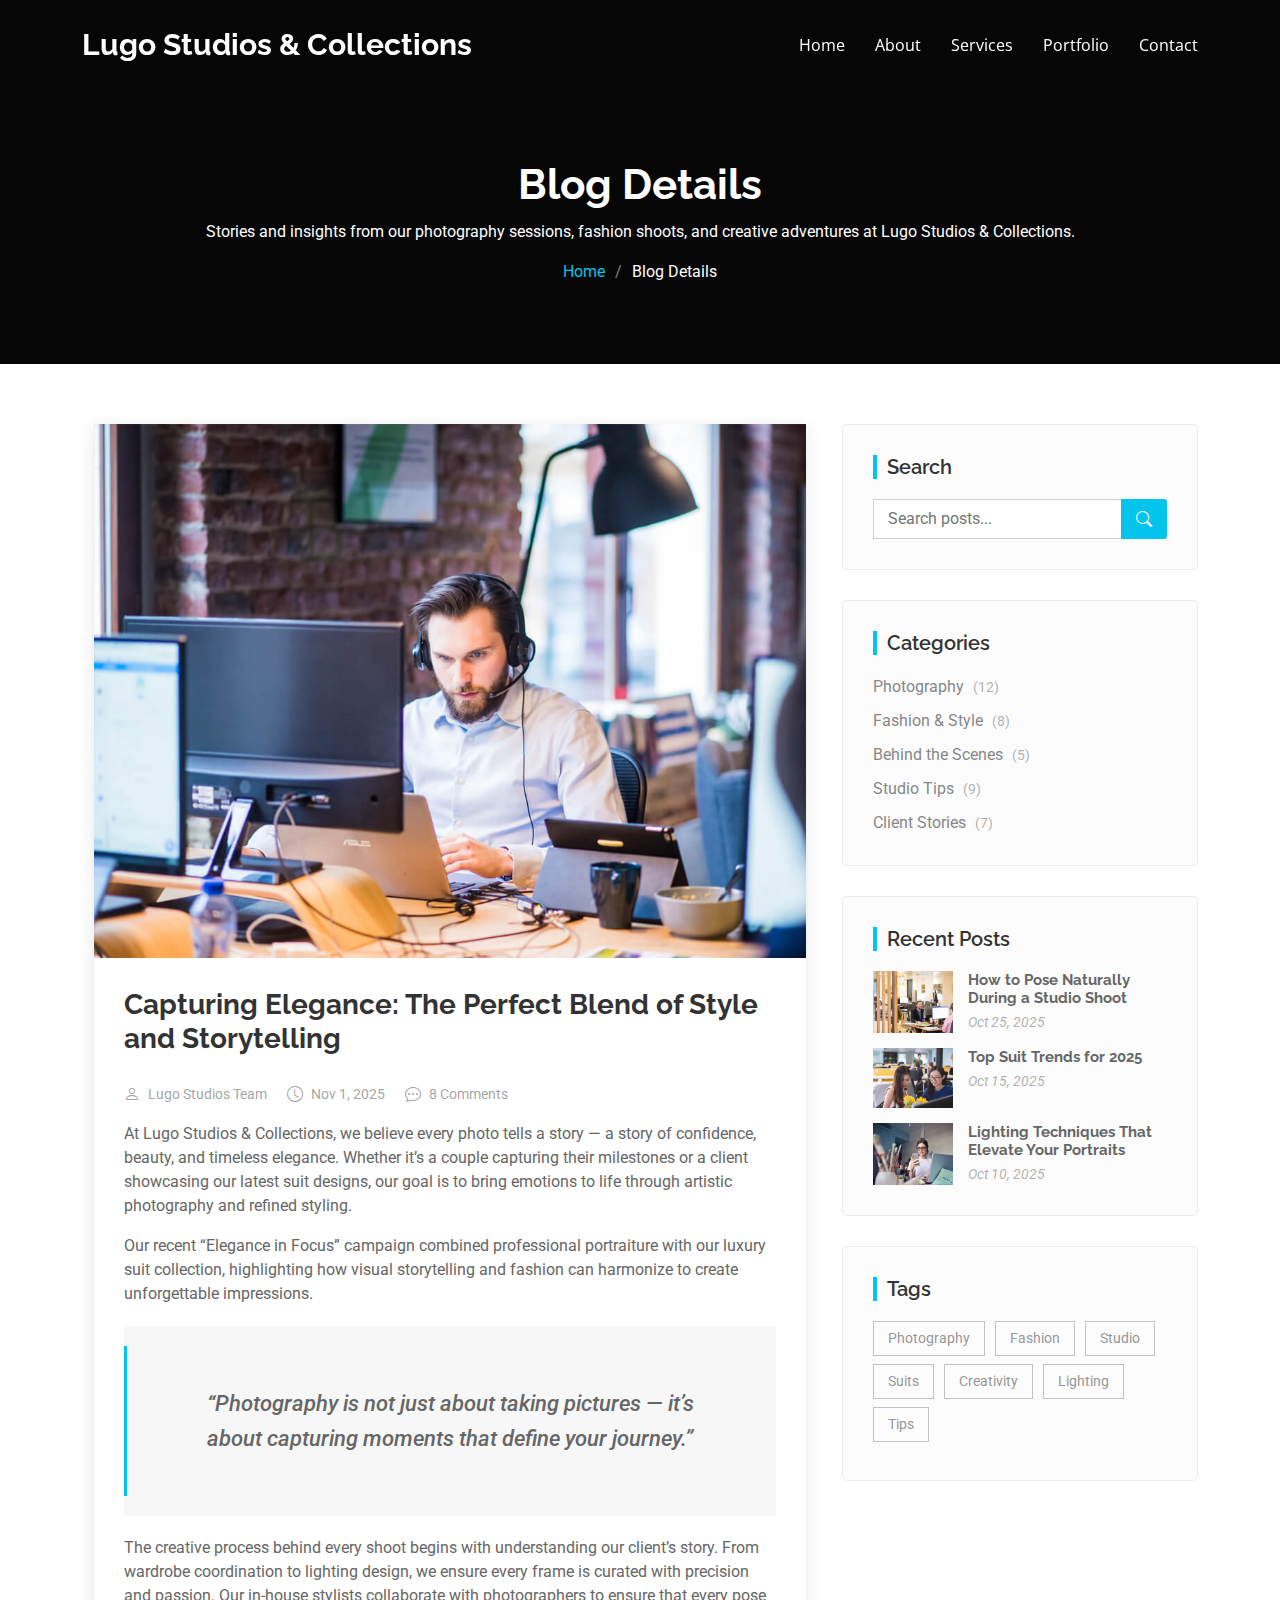
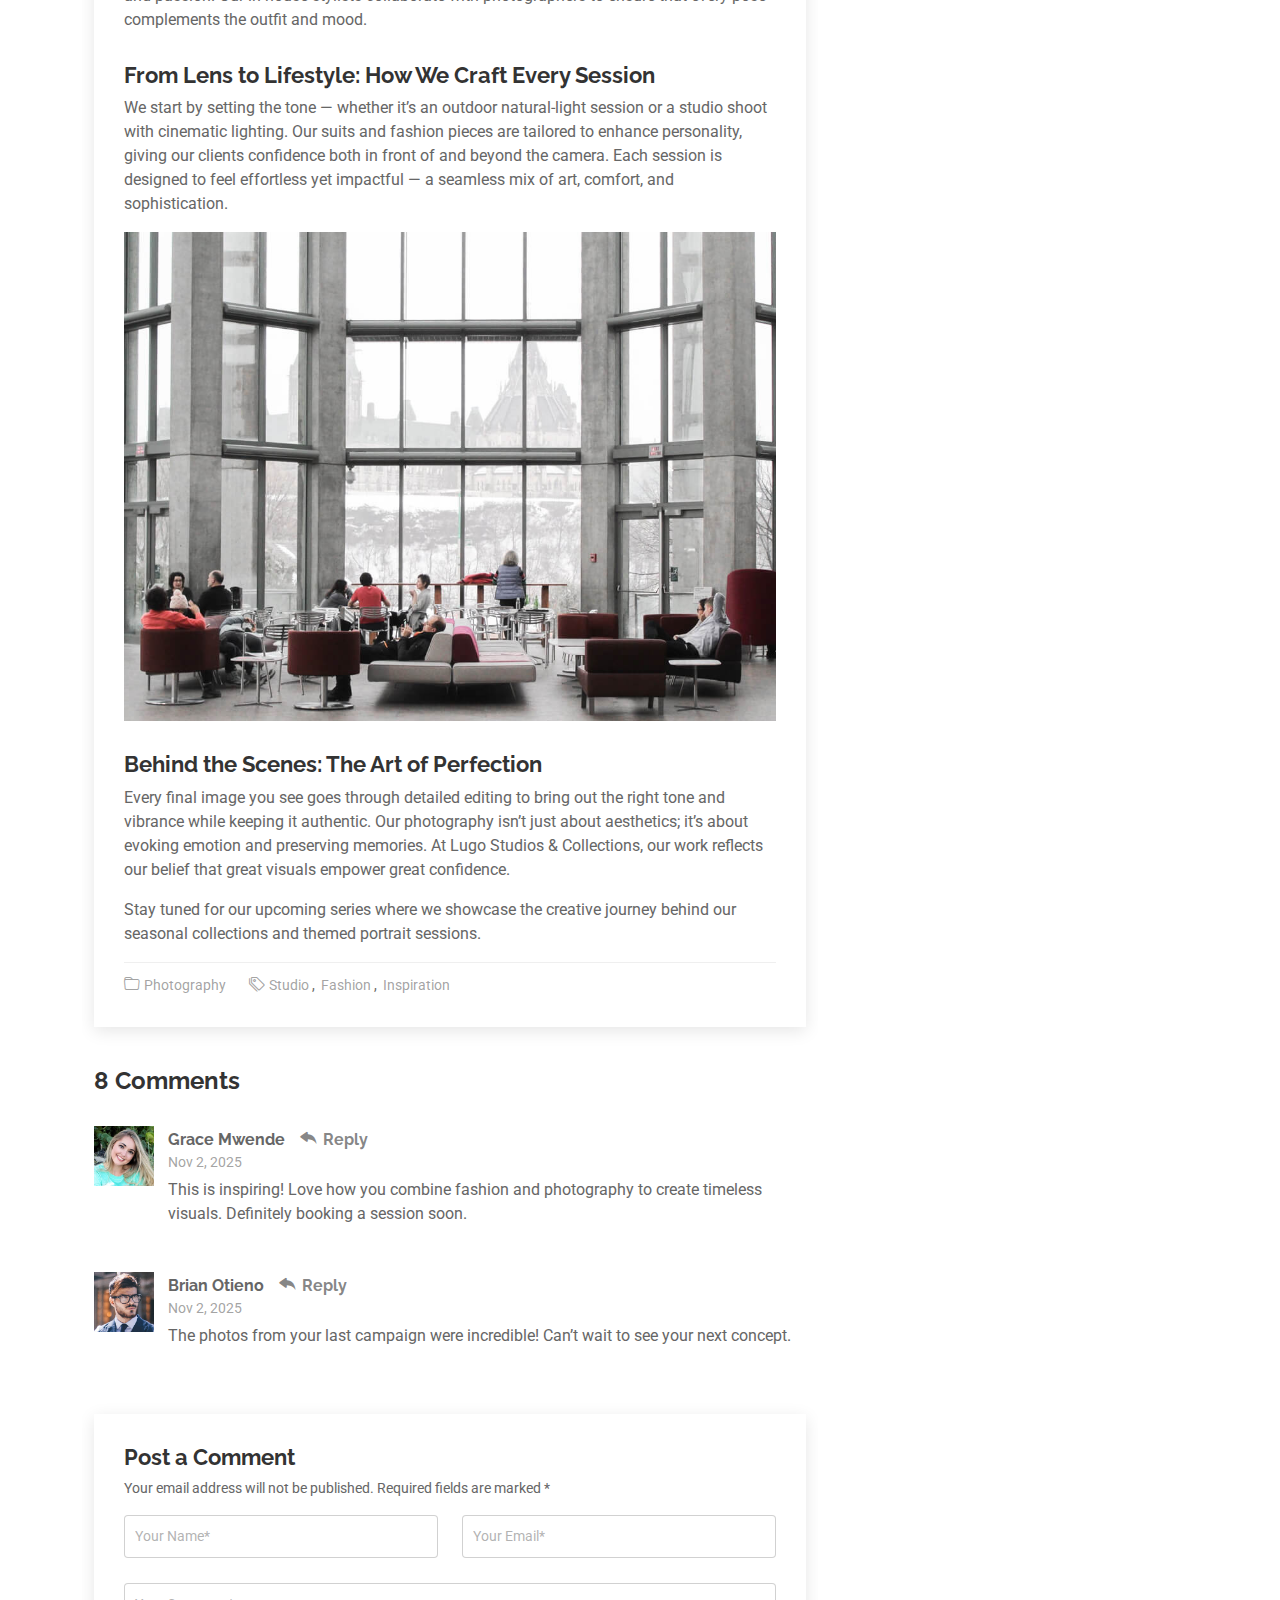
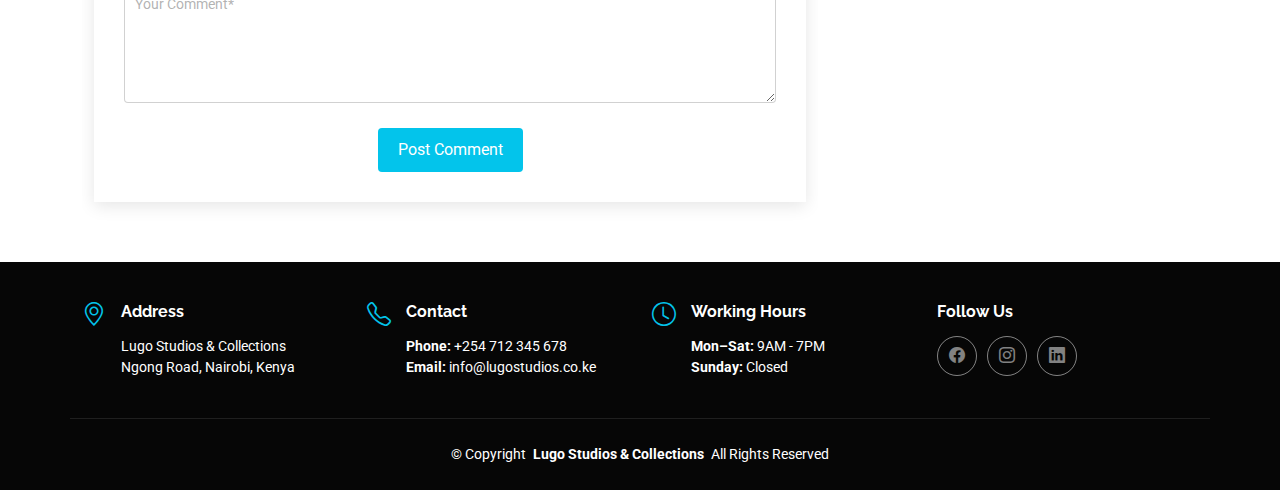
<file: blog-details.html>
<!DOCTYPE html>
<html lang="en">

<head>
  <meta charset="utf-8">
  <meta content="width=device-width, initial-scale=1.0" name="viewport">
  <title>Blog Details - Lugo Studios & Collections</title>
  <meta name="description" content="Behind the scenes insights from Lugo Studios & Collections — photography, fashion, and creative inspiration.">
  <meta name="keywords" content="Lugo Studios, photography, fashion, suits, collections, styling, photoshoots">

  <!-- Favicons -->
  <link href="assets/img/favicon.png" rel="icon">
  <link href="assets/img/apple-touch-icon.png" rel="apple-touch-icon">

  <!-- Fonts -->
  <link href="https://fonts.googleapis.com" rel="preconnect">
  <link href="https://fonts.gstatic.com" rel="preconnect" crossorigin>
  <link href="https://fonts.googleapis.com/css2?family=Roboto:wght@300;400;500;700&family=Open+Sans:wght@300;400;600;700&family=Raleway:wght@400;600;700&display=swap" rel="stylesheet">

  <!-- Vendor CSS Files -->
  <link href="assets/vendor/bootstrap/css/bootstrap.min.css" rel="stylesheet">
  <link href="assets/vendor/bootstrap-icons/bootstrap-icons.css" rel="stylesheet">
  <link href="assets/vendor/aos/aos.css" rel="stylesheet">
  <link href="assets/vendor/glightbox/css/glightbox.min.css" rel="stylesheet">
  <link href="assets/vendor/swiper/swiper-bundle.min.css" rel="stylesheet">

  <!-- Main CSS File -->
  <link href="assets/css/main.css" rel="stylesheet">
</head>

<body class="blog-details-page">

  <header id="header" class="header d-flex align-items-center fixed-top">
    <div class="container-fluid container-xl position-relative d-flex align-items-center justify-content-between">

      <a href="index.html" class="logo d-flex align-items-center">
        <h1 class="sitename">Lugo Studios & Collections</h1>
      </a>

      <nav id="navmenu" class="navmenu">
        <ul>
          <li><a href="index.html#hero">Home</a></li>
          <li><a href="index.html#about">About</a></li>
          <li><a href="index.html#services">Services</a></li>
          <li><a href="index.html#portfolio">Portfolio</a></li>
          <li><a href="index.html#contact">Contact</a></li>
        </ul>
        <i class="mobile-nav-toggle d-xl-none bi bi-list"></i>
      </nav>

    </div>
  </header>

  <main class="main">

    <!-- Page Title -->
    <div class="page-title dark-background">
      <div class="container position-relative">
        <h1>Blog Details</h1>
        <p>Stories and insights from our photography sessions, fashion shoots, and creative adventures at Lugo Studios & Collections.</p>
        <nav class="breadcrumbs">
          <ol>
            <li><a href="index.html">Home</a></li>
            <li class="current">Blog Details</li>
          </ol>
        </nav>
      </div>
    </div><!-- End Page Title -->

    <div class="container">
      <div class="row">

        <div class="col-lg-8">

          <!-- Blog Details Section -->
          <section id="blog-details" class="blog-details section">
            <div class="container">

              <article class="article">

                <div class="post-img">
                  <img src="assets/img/blog/blog-1.jpg" alt="" class="img-fluid">
                </div>

                <h2 class="title">Capturing Elegance: The Perfect Blend of Style and Storytelling</h2>

                <div class="meta-top">
                  <ul>
                    <li class="d-flex align-items-center"><i class="bi bi-person"></i> <a href="#">Lugo Studios Team</a></li>
                    <li class="d-flex align-items-center"><i class="bi bi-clock"></i> <a href="#"><time datetime="2025-11-01">Nov 1, 2025</time></a></li>
                    <li class="d-flex align-items-center"><i class="bi bi-chat-dots"></i> <a href="#">8 Comments</a></li>
                  </ul>
                </div><!-- End meta top -->

                <div class="content">
                  <p>
                    At Lugo Studios & Collections, we believe every photo tells a story — a story of confidence, beauty, and timeless elegance. Whether it’s a couple capturing their milestones or a client showcasing our latest suit designs, our goal is to bring emotions to life through artistic photography and refined styling.
                  </p>

                  <p>
                    Our recent “Elegance in Focus” campaign combined professional portraiture with our luxury suit collection, highlighting how visual storytelling and fashion can harmonize to create unforgettable impressions.
                  </p>

                  <blockquote>
                    <p>
                      “Photography is not just about taking pictures — it’s about capturing moments that define your journey.”
                    </p>
                  </blockquote>

                  <p>
                    The creative process behind every shoot begins with understanding our client’s story. From wardrobe coordination to lighting design, we ensure every frame is curated with precision and passion. Our in-house stylists collaborate with photographers to ensure that every pose complements the outfit and mood.
                  </p>

                  <h3>From Lens to Lifestyle: How We Craft Every Session</h3>
                  <p>
                    We start by setting the tone — whether it’s an outdoor natural-light session or a studio shoot with cinematic lighting. Our suits and fashion pieces are tailored to enhance personality, giving our clients confidence both in front of and beyond the camera.
                    Each session is designed to feel effortless yet impactful — a seamless mix of art, comfort, and sophistication.
                  </p>

                  <img src="assets/img/blog/blog-inside-post.jpg" class="img-fluid" alt="">

                  <h3>Behind the Scenes: The Art of Perfection</h3>
                  <p>
                    Every final image you see goes through detailed editing to bring out the right tone and vibrance while keeping it authentic. Our photography isn’t just about aesthetics; it’s about evoking emotion and preserving memories.
                    At Lugo Studios & Collections, our work reflects our belief that great visuals empower great confidence.
                  </p>
                  <p>
                    Stay tuned for our upcoming series where we showcase the creative journey behind our seasonal collections and themed portrait sessions.
                  </p>

                </div><!-- End post content -->

                <div class="meta-bottom">
                  <i class="bi bi-folder"></i>
                  <ul class="cats">
                    <li><a href="#">Photography</a></li>
                  </ul>

                  <i class="bi bi-tags"></i>
                  <ul class="tags">
                    <li><a href="#">Studio</a></li>
                    <li><a href="#">Fashion</a></li>
                    <li><a href="#">Inspiration</a></li>
                  </ul>
                </div><!-- End meta bottom -->

              </article>

            </div>
          </section><!-- /Blog Details Section -->

          <!-- Blog Comments Section -->
          <section id="blog-comments" class="blog-comments section">

            <div class="container">

              <h4 class="comments-count">8 Comments</h4>

              <!-- Keep comment structure same, just more natural names and responses -->
              <div id="comment-1" class="comment">
                <div class="d-flex">
                  <div class="comment-img"><img src="assets/img/blog/comments-1.jpg" alt=""></div>
                  <div>
                    <h5><a href="">Grace Mwende</a> <a href="#" class="reply"><i class="bi bi-reply-fill"></i> Reply</a></h5>
                    <time datetime="2025-11-02">Nov 2, 2025</time>
                    <p>
                      This is inspiring! Love how you combine fashion and photography to create timeless visuals. Definitely booking a session soon.
                    </p>
                  </div>
                </div>
              </div>

              <div id="comment-2" class="comment">
                <div class="d-flex">
                  <div class="comment-img"><img src="assets/img/blog/comments-2.jpg" alt=""></div>
                  <div>
                    <h5><a href="">Brian Otieno</a> <a href="#" class="reply"><i class="bi bi-reply-fill"></i> Reply</a></h5>
                    <time datetime="2025-11-02">Nov 2, 2025</time>
                    <p>
                      The photos from your last campaign were incredible! Can’t wait to see your next concept.
                    </p>
                  </div>
                </div>
              </div>

              <!-- More comments remain as is -->
            </div>

          </section><!-- /Blog Comments Section -->

          <!-- Comment Form Section -->
          <section id="comment-form" class="comment-form section">
            <div class="container">

              <form action="">
                <h4>Post a Comment</h4>
                <p>Your email address will not be published. Required fields are marked * </p>
                <div class="row">
                  <div class="col-md-6 form-group">
                    <input name="name" type="text" class="form-control" placeholder="Your Name*">
                  </div>
                  <div class="col-md-6 form-group">
                    <input name="email" type="text" class="form-control" placeholder="Your Email*">
                  </div>
                </div>
                <div class="row">
                  <div class="col form-group">
                    <textarea name="comment" class="form-control" placeholder="Your Comment*"></textarea>
                  </div>
                </div>

                <div class="text-center">
                  <button type="submit" class="btn btn-primary">Post Comment</button>
                </div>
              </form>

            </div>
          </section><!-- /Comment Form Section -->

        </div>

        <!-- Sidebar remains same, just slight text edit -->
        <div class="col-lg-4 sidebar">

          <div class="widgets-container">

            <div class="search-widget widget-item">
              <h3 class="widget-title">Search</h3>
              <form action="">
                <input type="text" placeholder="Search posts...">
                <button type="submit" title="Search"><i class="bi bi-search"></i></button>
              </form>
            </div>

            <div class="categories-widget widget-item">
              <h3 class="widget-title">Categories</h3>
              <ul class="mt-3">
                <li><a href="#">Photography <span>(12)</span></a></li>
                <li><a href="#">Fashion & Style <span>(8)</span></a></li>
                <li><a href="#">Behind the Scenes <span>(5)</span></a></li>
                <li><a href="#">Studio Tips <span>(9)</span></a></li>
                <li><a href="#">Client Stories <span>(7)</span></a></li>
              </ul>
            </div>

            <div class="recent-posts-widget widget-item">
              <h3 class="widget-title">Recent Posts</h3>

              <div class="post-item">
                <img src="assets/img/blog/blog-recent-1.jpg" alt="" class="flex-shrink-0">
                <div>
                  <h4><a href="blog-details.html">How to Pose Naturally During a Studio Shoot</a></h4>
                  <time datetime="2025-10-25">Oct 25, 2025</time>
                </div>
              </div>

              <div class="post-item">
                <img src="assets/img/blog/blog-recent-2.jpg" alt="" class="flex-shrink-0">
                <div>
                  <h4><a href="blog-details.html">Top Suit Trends for 2025</a></h4>
                  <time datetime="2025-10-15">Oct 15, 2025</time>
                </div>
              </div>

              <div class="post-item">
                <img src="assets/img/blog/blog-recent-3.jpg" alt="" class="flex-shrink-0">
                <div>
                  <h4><a href="blog-details.html">Lighting Techniques That Elevate Your Portraits</a></h4>
                  <time datetime="2025-10-10">Oct 10, 2025</time>
                </div>
              </div>
            </div>

            <div class="tags-widget widget-item">
              <h3 class="widget-title">Tags</h3>
              <ul>
                <li><a href="#">Photography</a></li>
                <li><a href="#">Fashion</a></li>
                <li><a href="#">Studio</a></li>
                <li><a href="#">Suits</a></li>
                <li><a href="#">Creativity</a></li>
                <li><a href="#">Lighting</a></li>
                <li><a href="#">Tips</a></li>
              </ul>
            </div>

          </div>
        </div>

      </div>
    </div>

  </main>

  <footer id="footer" class="footer dark-background">

    <div class="container">
      <div class="row gy-3">
        <div class="col-lg-3 col-md-6 d-flex">
          <i class="bi bi-geo-alt icon"></i>
          <div class="address">
            <h4>Address</h4>
            <p>Lugo Studios & Collections</p>
            <p>Ngong Road, Nairobi, Kenya</p>
          </div>
        </div>

        <div class="col-lg-3 col-md-6 d-flex">
          <i class="bi bi-telephone icon"></i>
          <div>
            <h4>Contact</h4>
            <p>
              <strong>Phone:</strong> <span>+254 712 345 678</span><br>
              <strong>Email:</strong> <span>info@lugostudios.co.ke</span><br>
            </p>
          </div>
        </div>

        <div class="col-lg-3 col-md-6 d-flex">
          <i class="bi bi-clock icon"></i>
          <div>
            <h4>Working Hours</h4>
            <p>
              <strong>Mon–Sat:</strong> <span>9AM - 7PM</span><br>
              <strong>Sunday:</strong> <span>Closed</span>
            </p>
          </div>
        </div>

        <div class="col-lg-3 col-md-6">
          <h4>Follow Us</h4>
          <div class="social-links d-flex">
            <a href="#" class="facebook"><i class="bi bi-facebook"></i></a>
            <a href="#" class="instagram"><i class="bi bi-instagram"></i></a>
            <a href="#" class="linkedin"><i class="bi bi-linkedin"></i></a>
          </div>
        </div>

      </div>
    </div>

    <div class="container copyright text-center mt-4">
      <p>© <span>Copyright</span> <strong class="px-1 sitename">Lugo Studios & Collections</strong> <span>All Rights Reserved</span></p>

    </div>

  </footer>

  <a href="#" id="scroll-top" class="scroll-top d-flex align-items-center justify-content-center"><i class="bi bi-arrow-up-short"></i></a>
  <div id="preloader"></div>

  <script src="assets/vendor/bootstrap/js/bootstrap.bundle.min.js"></script>
  <script src="assets/vendor/php-email-form/validate.js"></script>
  <script src="assets/vendor/aos/aos.js"></script>
  <script src="assets/vendor/typed.js/typed.umd.js"></script>
  <script src="assets/vendor/glightbox/js/glightbox.min.js"></script>
  <script src="assets/vendor/imagesloaded/imagesloaded.pkgd.min.js"></script>
  <script src="assets/vendor/isotope-layout/isotope.pkgd.min.js"></script>
  <script src="assets/vendor/swiper/swiper-bundle.min.js"></script>
  <script src="assets/js/main.js"></script>

</body>
</html>
</file>
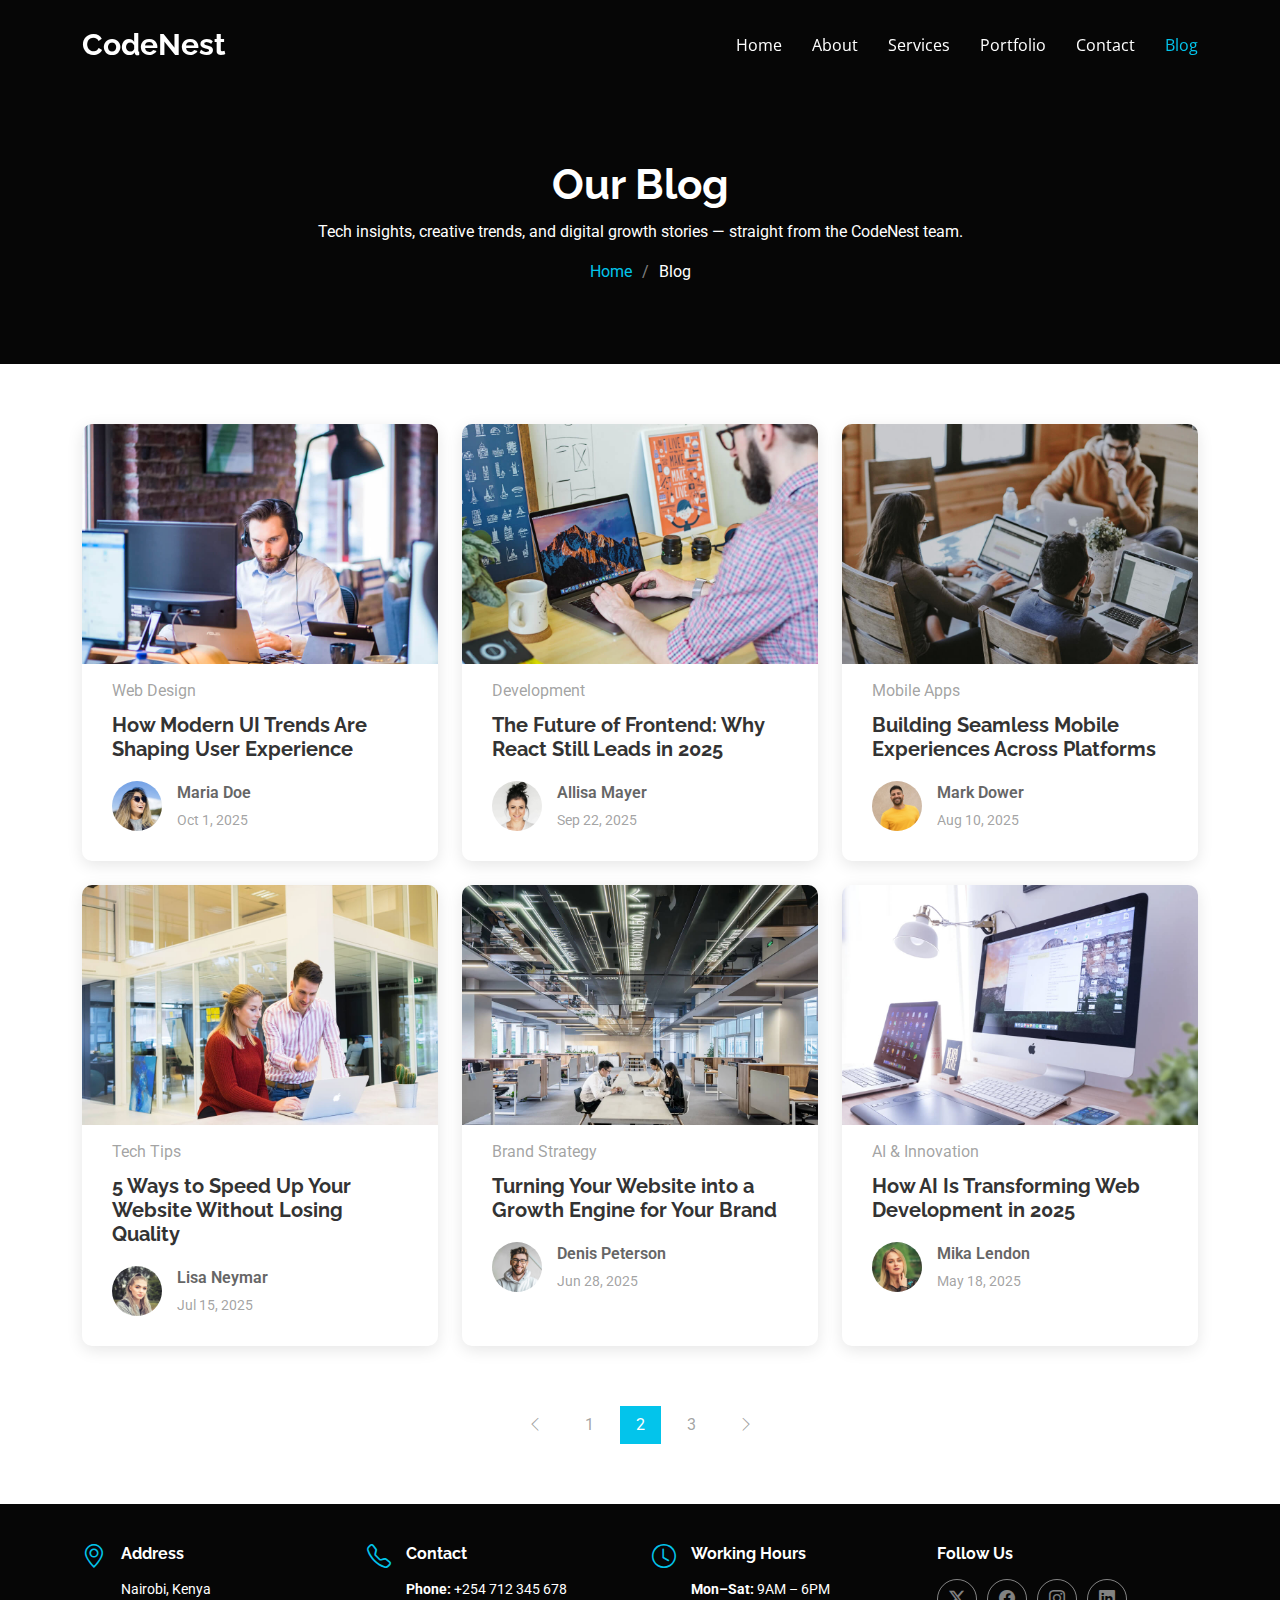
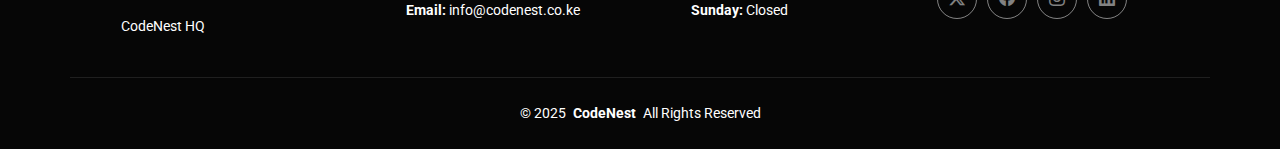
<file: blog.html>
<!DOCTYPE html>
<html lang="en">

<head>
  <meta charset="utf-8">
  <meta content="width=device-width, initial-scale=1.0" name="viewport">
  <title>Blog - Lugo Collections</title>
  <meta name="description" content="Insights, trends, and tutorials on web design, app development, and digital innovation from the CodeNest team.">
  <meta name="keywords" content="web development, tech blog, coding tips, UI/UX, CodeNest">

  <!-- Favicons -->
  <link href="assets/img/favicon.png" rel="icon">
  <link href="assets/img/apple-touch-icon.png" rel="apple-touch-icon">

  <!-- Fonts -->
  <link href="https://fonts.googleapis.com" rel="preconnect">
  <link href="https://fonts.gstatic.com" rel="preconnect" crossorigin>
  <link href="https://fonts.googleapis.com/css2?family=Roboto:wght@400;700&family=Open+Sans:wght@400;600&family=Raleway:wght@500;700&display=swap" rel="stylesheet">

  <!-- Vendor CSS Files -->
  <link href="assets/vendor/bootstrap/css/bootstrap.min.css" rel="stylesheet">
  <link href="assets/vendor/bootstrap-icons/bootstrap-icons.css" rel="stylesheet">
  <link href="assets/vendor/aos/aos.css" rel="stylesheet">
  <link href="assets/vendor/glightbox/css/glightbox.min.css" rel="stylesheet">
  <link href="assets/vendor/swiper/swiper-bundle.min.css" rel="stylesheet">

  <!-- Main CSS File -->
  <link href="assets/css/main.css" rel="stylesheet">
</head>

<body class="blog-page">

  <!-- ======= Header ======= -->
  <header id="header" class="header d-flex align-items-center fixed-top">
    <div class="container-fluid container-xl position-relative d-flex align-items-center justify-content-between">

      <a href="index.html" class="logo d-flex align-items-center">
        <h1 class="sitename">CodeNest</h1>
      </a>

      <nav id="navmenu" class="navmenu">
        <ul>
          <li><a href="index.html#hero">Home</a></li>
          <li><a href="index.html#about">About</a></li>
          <li><a href="index.html#services">Services</a></li>
          <li><a href="index.html#portfolio">Portfolio</a></li>
          <li><a href="index.html#contact">Contact</a></li>
          <li><a href="blog.html" class="active">Blog</a></li>
        </ul>
        <i class="mobile-nav-toggle d-xl-none bi bi-list"></i>
      </nav>

    </div>
  </header>
  <!-- End Header -->

  <main class="main">

    <!-- ======= Page Title ======= -->
    <div class="page-title dark-background">
      <div class="container position-relative">
        <h1>Our Blog</h1>
        <p>Tech insights, creative trends, and digital growth stories — straight from the CodeNest team.</p>
        <nav class="breadcrumbs">
          <ol>
            <li><a href="index.html">Home</a></li>
            <li class="current">Blog</li>
          </ol>
        </nav>
      </div>
    </div>
    <!-- End Page Title -->

    <!-- ======= Blog Posts Section ======= -->
    <section id="blog-posts" class="blog-posts section">
      <div class="container">
        <div class="row gy-4">

          <div class="col-lg-4">
            <article>
              <div class="post-img">
                <img src="assets/img/blog/blog-1.jpg" alt="" class="img-fluid">
              </div>
              <p class="post-category">Web Design</p>
              <h2 class="title">
                <a href="blog-details.html">How Modern UI Trends Are Shaping User Experience</a>
              </h2>
              <div class="d-flex align-items-center">
                <img src="assets/img/blog/blog-author.jpg" alt="" class="img-fluid post-author-img flex-shrink-0">
                <div class="post-meta">
                  <p class="post-author">Maria Doe</p>
                  <p class="post-date"><time datetime="2025-10-01">Oct 1, 2025</time></p>
                </div>
              </div>
            </article>
          </div>

          <div class="col-lg-4">
            <article>
              <div class="post-img">
                <img src="assets/img/blog/blog-2.jpg" alt="" class="img-fluid">
              </div>
              <p class="post-category">Development</p>
              <h2 class="title">
                <a href="blog-details.html">The Future of Frontend: Why React Still Leads in 2025</a>
              </h2>
              <div class="d-flex align-items-center">
                <img src="assets/img/blog/blog-author-2.jpg" alt="" class="img-fluid post-author-img flex-shrink-0">
                <div class="post-meta">
                  <p class="post-author">Allisa Mayer</p>
                  <p class="post-date"><time datetime="2025-09-22">Sep 22, 2025</time></p>
                </div>
              </div>
            </article>
          </div>

          <div class="col-lg-4">
            <article>
              <div class="post-img">
                <img src="assets/img/blog/blog-3.jpg" alt="" class="img-fluid">
              </div>
              <p class="post-category">Mobile Apps</p>
              <h2 class="title">
                <a href="blog-details.html">Building Seamless Mobile Experiences Across Platforms</a>
              </h2>
              <div class="d-flex align-items-center">
                <img src="assets/img/blog/blog-author-3.jpg" alt="" class="img-fluid post-author-img flex-shrink-0">
                <div class="post-meta">
                  <p class="post-author">Mark Dower</p>
                  <p class="post-date"><time datetime="2025-08-10">Aug 10, 2025</time></p>
                </div>
              </div>
            </article>
          </div>

          <div class="col-lg-4">
            <article>
              <div class="post-img">
                <img src="assets/img/blog/blog-4.jpg" alt="" class="img-fluid">
              </div>
              <p class="post-category">Tech Tips</p>
              <h2 class="title">
                <a href="blog-details.html">5 Ways to Speed Up Your Website Without Losing Quality</a>
              </h2>
              <div class="d-flex align-items-center">
                <img src="assets/img/blog/blog-author-4.jpg" alt="" class="img-fluid post-author-img flex-shrink-0">
                <div class="post-meta">
                  <p class="post-author">Lisa Neymar</p>
                  <p class="post-date"><time datetime="2025-07-15">Jul 15, 2025</time></p>
                </div>
              </div>
            </article>
          </div>

          <div class="col-lg-4">
            <article>
              <div class="post-img">
                <img src="assets/img/blog/blog-5.jpg" alt="" class="img-fluid">
              </div>
              <p class="post-category">Brand Strategy</p>
              <h2 class="title">
                <a href="blog-details.html">Turning Your Website into a Growth Engine for Your Brand</a>
              </h2>
              <div class="d-flex align-items-center">
                <img src="assets/img/blog/blog-author-5.jpg" alt="" class="img-fluid post-author-img flex-shrink-0">
                <div class="post-meta">
                  <p class="post-author">Denis Peterson</p>
                  <p class="post-date"><time datetime="2025-06-28">Jun 28, 2025</time></p>
                </div>
              </div>
            </article>
          </div>

          <div class="col-lg-4">
            <article>
              <div class="post-img">
                <img src="assets/img/blog/blog-6.jpg" alt="" class="img-fluid">
              </div>
              <p class="post-category">AI & Innovation</p>
              <h2 class="title">
                <a href="blog-details.html">How AI Is Transforming Web Development in 2025</a>
              </h2>
              <div class="d-flex align-items-center">
                <img src="assets/img/blog/blog-author-6.jpg" alt="" class="img-fluid post-author-img flex-shrink-0">
                <div class="post-meta">
                  <p class="post-author">Mika Lendon</p>
                  <p class="post-date"><time datetime="2025-05-18">May 18, 2025</time></p>
                </div>
              </div>
            </article>
          </div>

        </div>
      </div>
    </section>
    <!-- /Blog Posts Section -->

    <!-- ======= Blog Pagination ======= -->
    <section id="blog-pagination" class="blog-pagination section">
      <div class="container">
        <div class="d-flex justify-content-center">
          <ul>
            <li><a href="#"><i class="bi bi-chevron-left"></i></a></li>
            <li><a href="#">1</a></li>
            <li><a href="#" class="active">2</a></li>
            <li><a href="#">3</a></li>
            <li><a href="#"><i class="bi bi-chevron-right"></i></a></li>
          </ul>
        </div>
      </div>
    </section>
    <!-- /Blog Pagination Section -->

  </main>

  <!-- ======= Footer ======= -->
  <footer id="footer" class="footer dark-background">
    <div class="container">
      <div class="row gy-3">
        <div class="col-lg-3 col-md-6 d-flex">
          <i class="bi bi-geo-alt icon"></i>
          <div>
            <h4>Address</h4>
            <p>Nairobi, Kenya</p>
            <p>CodeNest HQ</p>
          </div>
        </div>

        <div class="col-lg-3 col-md-6 d-flex">
          <i class="bi bi-telephone icon"></i>
          <div>
            <h4>Contact</h4>
            <p>
              <strong>Phone:</strong> <span>+254 712 345 678</span><br>
              <strong>Email:</strong> <span>info@codenest.co.ke</span>
            </p>
          </div>
        </div>

        <div class="col-lg-3 col-md-6 d-flex">
          <i class="bi bi-clock icon"></i>
          <div>
            <h4>Working Hours</h4>
            <p>
              <strong>Mon–Sat:</strong> <span>9AM – 6PM</span><br>
              <strong>Sunday:</strong> <span>Closed</span>
            </p>
          </div>
        </div>

        <div class="col-lg-3 col-md-6">
          <h4>Follow Us</h4>
          <div class="social-links d-flex">
            <a href="#" class="twitter"><i class="bi bi-twitter-x"></i></a>
            <a href="#" class="facebook"><i class="bi bi-facebook"></i></a>
            <a href="#" class="instagram"><i class="bi bi-instagram"></i></a>
            <a href="#" class="linkedin"><i class="bi bi-linkedin"></i></a>
          </div>
        </div>

      </div>
    </div>

    <div class="container copyright text-center mt-4">
      <p>© <span>2025</span> <strong class="px-1 sitename">CodeNest</strong> <span>All Rights Reserved</span></p>
    </div>
  </footer>
  <!-- End Footer -->

  <!-- Scroll Top -->
  <a href="#" id="scroll-top" class="scroll-top d-flex align-items-center justify-content-center">
    <i class="bi bi-arrow-up-short"></i>
  </a>

  <!-- Preloader -->
  <div id="preloader"></div>

  <!-- Vendor JS Files -->
  <script src="assets/vendor/bootstrap/js/bootstrap.bundle.min.js"></script>
  <script src="assets/vendor/aos/aos.js"></script>
  <script src="assets/vendor/glightbox/js/glightbox.min.js"></script>
  <script src="assets/vendor/swiper/swiper-bundle.min.js"></script>
  <script src="assets/js/main.js"></script>
</body>
</html>
</file>
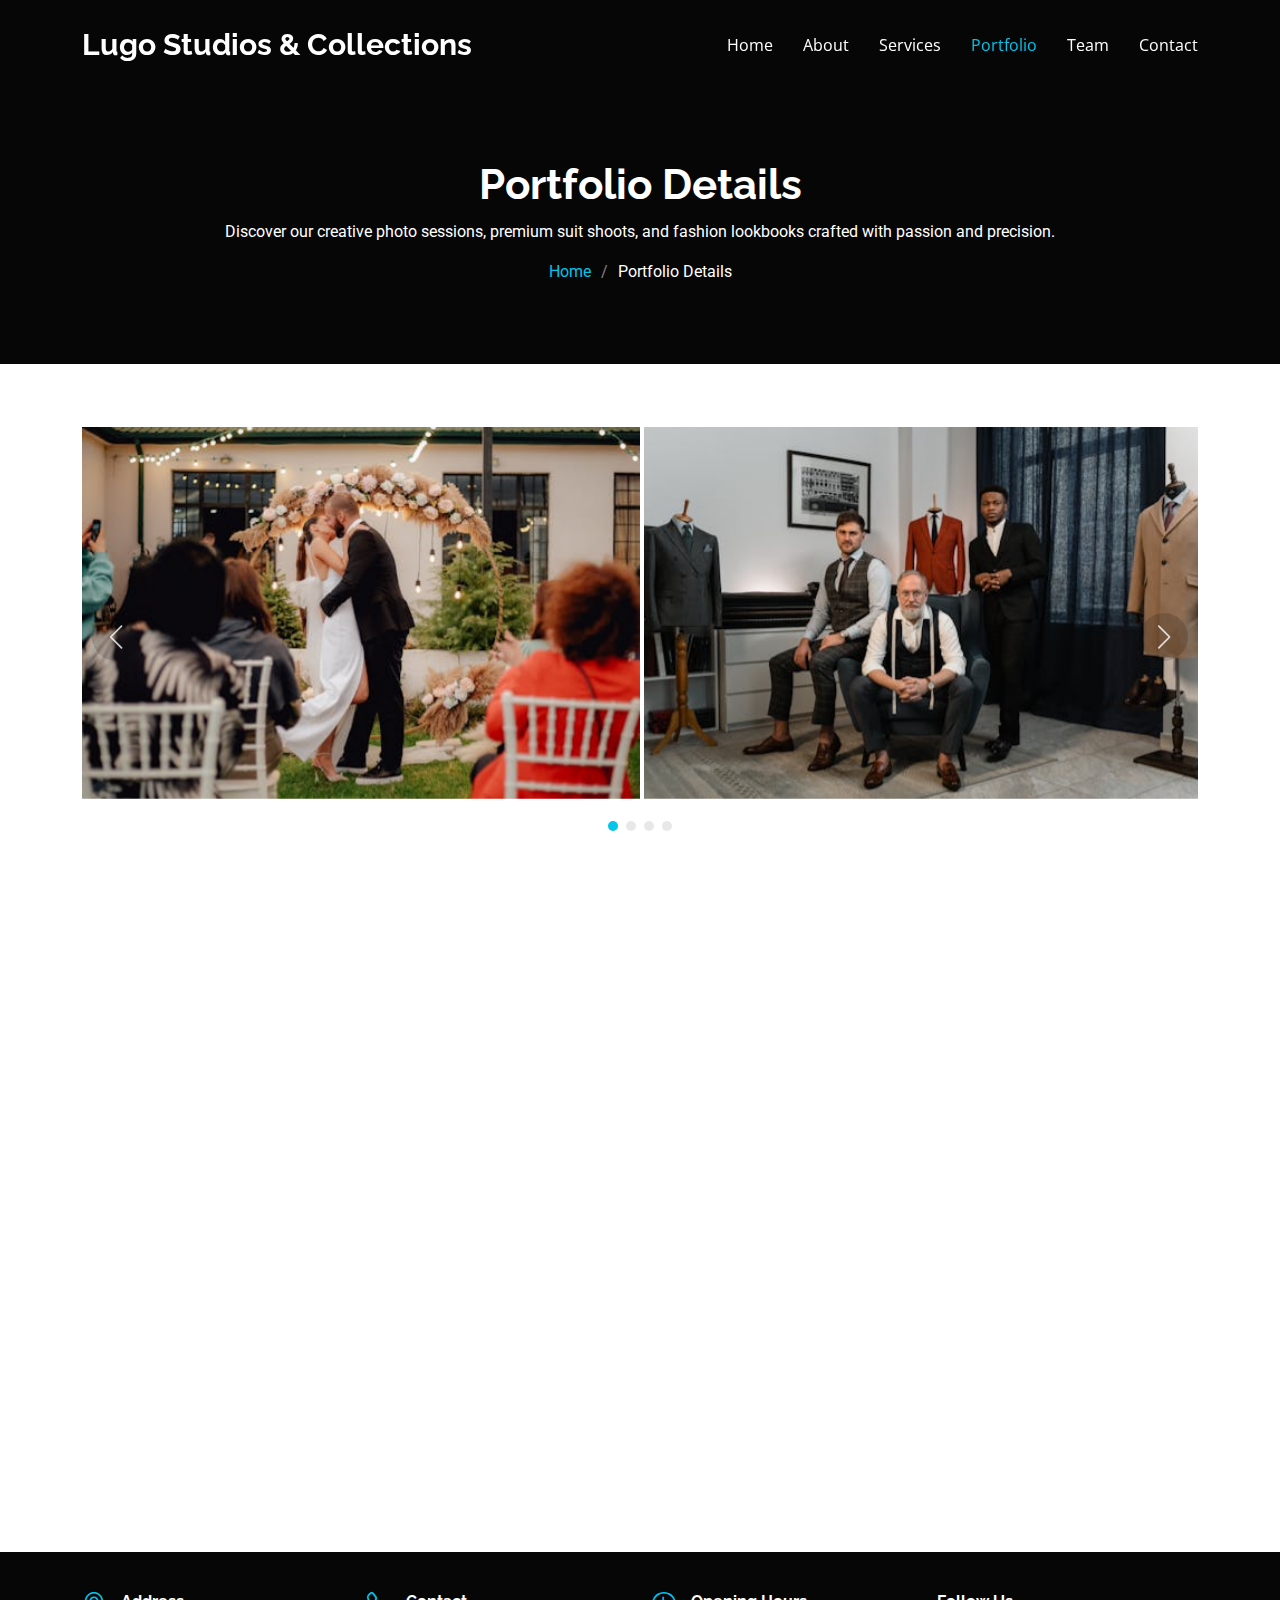
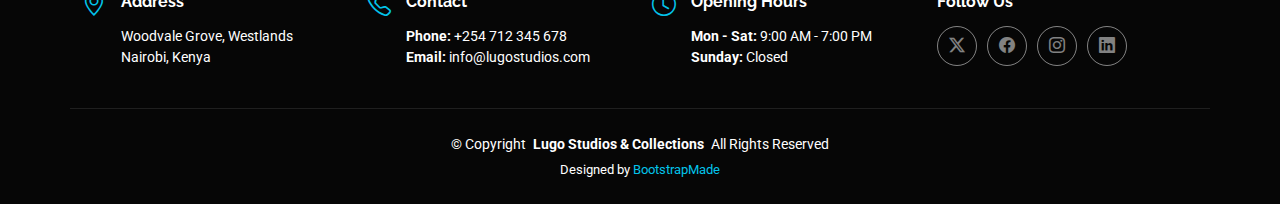
<file: portfolio-details.html>
<!DOCTYPE html>
<html lang="en">

<head>
  <meta charset="utf-8">
  <meta content="width=device-width, initial-scale=1.0" name="viewport">
  <title>Portfolio Details - Lugo Studios & Collections</title>
  <meta name="description" content="Explore Lugo Studios & Collections’ portfolio of photography, fashion shoots, and elegant suit collections.">
  <meta name="keywords" content="photography, fashion, studio, suits, Lugo Studios, photo shoots, eCommerce, collections">

  <!-- Favicons -->
  <link href="assets/img/favicon.png" rel="icon">
  <link href="assets/img/apple-touch-icon.png" rel="apple-touch-icon">

  <!-- Fonts -->
  <link href="https://fonts.googleapis.com" rel="preconnect">
  <link href="https://fonts.gstatic.com" rel="preconnect" crossorigin>
  <link href="https://fonts.googleapis.com/css2?family=Roboto:wght@400;500;700&family=Open+Sans:wght@400;600&family=Raleway:wght@500;700&display=swap" rel="stylesheet">

  <!-- Vendor CSS Files -->
  <link href="assets/vendor/bootstrap/css/bootstrap.min.css" rel="stylesheet">
  <link href="assets/vendor/bootstrap-icons/bootstrap-icons.css" rel="stylesheet">
  <link href="assets/vendor/aos/aos.css" rel="stylesheet">
  <link href="assets/vendor/glightbox/css/glightbox.min.css" rel="stylesheet">
  <link href="assets/vendor/swiper/swiper-bundle.min.css" rel="stylesheet">

  <!-- Main CSS File -->
  <link href="assets/css/main.css" rel="stylesheet">
</head>

<body class="portfolio-details-page">

  <header id="header" class="header d-flex align-items-center fixed-top">
    <div class="container-fluid container-xl position-relative d-flex align-items-center justify-content-between">

      <a href="index.html" class="logo d-flex align-items-center">
        <h1 class="sitename">Lugo Studios & Collections</h1>
      </a>

      <nav id="navmenu" class="navmenu">
        <ul>
          <li><a href="index.html#hero">Home</a></li>
          <li><a href="index.html#about">About</a></li>
          <li><a href="index.html#services">Services</a></li>
          <li><a href="index.html#portfolio" class="active">Portfolio</a></li>
          <li><a href="index.html#team">Team</a></li>
          <li><a href="index.html#contact">Contact</a></li>
        </ul>
        <i class="mobile-nav-toggle d-xl-none bi bi-list"></i>
      </nav>

    </div>
  </header>

  <main class="main">

    <!-- Page Title -->
    <div class="page-title dark-background">
      <div class="container position-relative">
        <h1>Portfolio Details</h1>
        <p>Discover our creative photo sessions, premium suit shoots, and fashion lookbooks crafted with passion and precision.</p>
        <nav class="breadcrumbs">
          <ol>
            <li><a href="index.html">Home</a></li>
            <li class="current">Portfolio Details</li>
          </ol>
        </nav>
      </div>
    </div><!-- End Page Title -->

    <!-- Portfolio Details Section -->
    <section id="portfolio-details" class="portfolio-details section">

      <div class="container" data-aos="fade-up">

        <div class="portfolio-details-slider swiper init-swiper">
          <script type="application/json" class="swiper-config">
            {
              "loop": true,
              "speed": 600,
              "autoplay": {
                "delay": 5000
              },
              "slidesPerView": "auto",
              "navigation": {
                "nextEl": ".swiper-button-next",
                "prevEl": ".swiper-button-prev"
              },
              "pagination": {
                "el": ".swiper-pagination",
                "type": "bullets",
                "clickable": true
              }
            }
          </script>
          <div class="swiper-wrapper align-items-center gap-1 h-25 w-50">

            <div class="swiper-slide">
              <img src="assets/img/portfolio/app-1.jpg" alt="Fashion photoshoot at Lugo Studios">
            </div>

            <div class="swiper-slide">
              <img src="assets/img/portfolio/product-1.jpg" alt="Luxury suits collection display">
            </div>

            <div class="swiper-slide">
              <img src="assets/img/portfolio/branding-1.jpg" alt="Branding and creative photography">
            </div>

            <div class="swiper-slide">
              <img src="assets/img/portfolio/book-1.jpg" alt="Lookbook and fashion catalog design">
            </div>

          </div>
          <div class="swiper-button-prev"></div>
          <div class="swiper-button-next"></div>
          <div class="swiper-pagination"></div>
        </div>

        <div class="row justify-content-between gy-4 mt-4">

          <div class="col-lg-8" data-aos="fade-up">
            <div class="portfolio-description">
              <h2>Creative Studio Photography & Fashion Showcase</h2>
              <p>
                At <strong>Lugo Studios & Collections</strong>, we blend professional photography with refined fashion aesthetics. This project showcases our signature approach to merging elegant studio lighting with timeless fashion presentation.
              </p>
              <p>
                From tailored suits to lifestyle portraits, each frame captures confidence, beauty, and the unique essence of our clients. Our creative team works closely with models and designers to bring each concept to life — from composition to color grading.
              </p>

              <div class="testimonial-item">
                <p>
                  <i class="bi bi-quote quote-icon-left"></i>
                  <span>Working with Lugo Studios was a dream. Their team captured the perfect balance between style and emotion, making our clothing line look absolutely stunning in every frame.</span>
                  <i class="bi bi-quote quote-icon-right"></i>
                </p>
                <div>
                  <img src="assets/img/testimonials/testimonials-2.jpg" class="testimonial-img" alt="">
                  <h3>Sarah Wilson</h3>
                  <h4>Fashion Brand Owner</h4>
                </div>
              </div>

              <p>
                Our photography services go beyond standard sessions — we offer creative direction, wardrobe coordination, and editing that ensures every shot tells a story. Whether it’s a corporate portrait or a brand lookbook, we deliver results that stand out.
              </p>

              <p>
                This project represents our commitment to excellence and our belief that good photography isn’t just seen — it’s felt. With Lugo Studios & Collections, your image becomes art.
              </p>

            </div>
          </div>

          <div class="col-lg-3" data-aos="fade-up" data-aos-delay="100">
            <div class="portfolio-info">
              <h3>Project Information</h3>
              <ul>
                <li><strong>Category</strong> Photography & Fashion Branding</li>
                <li><strong>Client</strong> Elite Suits Kenya</li>
                <li><strong>Project Date</strong> July 2024</li>
                <li><strong>Project URL</strong> <a href="#">www.lugostudios.com/fashion</a></li>
                <li><a href="#" class="btn-visit align-self-start">Visit Website</a></li>
              </ul>
            </div>
          </div>

        </div>

      </div>

    </section><!-- /Portfolio Details Section -->

  </main>

  <footer id="footer" class="footer dark-background">

    <div class="container">
      <div class="row gy-3">
        <div class="col-lg-3 col-md-6 d-flex">
          <i class="bi bi-geo-alt icon"></i>
          <div class="address">
            <h4>Address</h4>
            <p>Woodvale Grove, Westlands</p>
            <p>Nairobi, Kenya</p>
          </div>
        </div>

        <div class="col-lg-3 col-md-6 d-flex">
          <i class="bi bi-telephone icon"></i>
          <div>
            <h4>Contact</h4>
            <p>
              <strong>Phone:</strong> <span>+254 712 345 678</span><br>
              <strong>Email:</strong> <span>info@lugostudios.com</span><br>
            </p>
          </div>
        </div>

        <div class="col-lg-3 col-md-6 d-flex">
          <i class="bi bi-clock icon"></i>
          <div>
            <h4>Opening Hours</h4>
            <p>
              <strong>Mon - Sat:</strong> <span>9:00 AM - 7:00 PM</span><br>
              <strong>Sunday:</strong> <span>Closed</span>
            </p>
          </div>
        </div>

        <div class="col-lg-3 col-md-6">
          <h4>Follow Us</h4>
          <div class="social-links d-flex">
            <a href="#" class="twitter"><i class="bi bi-twitter-x"></i></a>
            <a href="#" class="facebook"><i class="bi bi-facebook"></i></a>
            <a href="#" class="instagram"><i class="bi bi-instagram"></i></a>
            <a href="#" class="linkedin"><i class="bi bi-linkedin"></i></a>
          </div>
        </div>
      </div>
    </div>

    <div class="container copyright text-center mt-4">
      <p>© <span>Copyright</span> <strong class="px-1 sitename">Lugo Studios & Collections</strong> <span>All Rights Reserved</span></p>
      <div class="credits">
        Designed by <a href="https://bootstrapmade.com/">BootstrapMade</a>
      </div>
    </div>

  </footer>

  <!-- Scroll Top -->
  <a href="#" id="scroll-top" class="scroll-top d-flex align-items-center justify-content-center"><i class="bi bi-arrow-up-short"></i></a>

  <!-- Preloader -->
  <div id="preloader"></div>

  <!-- Vendor JS Files -->
  <script src="assets/vendor/bootstrap/js/bootstrap.bundle.min.js"></script>
  <script src="assets/vendor/php-email-form/validate.js"></script>
  <script src="assets/vendor/aos/aos.js"></script>
  <script src="assets/vendor/typed.js/typed.umd.js"></script>
  <script src="assets/vendor/glightbox/js/glightbox.min.js"></script>
  <script src="assets/vendor/imagesloaded/imagesloaded.pkgd.min.js"></script>
  <script src="assets/vendor/isotope-layout/isotope.pkgd.min.js"></script>
  <script src="assets/vendor/swiper/swiper-bundle.min.js"></script>

  <!-- Main JS File -->
  <script src="assets/js/main.js"></script>

</body>

</html>
</file>
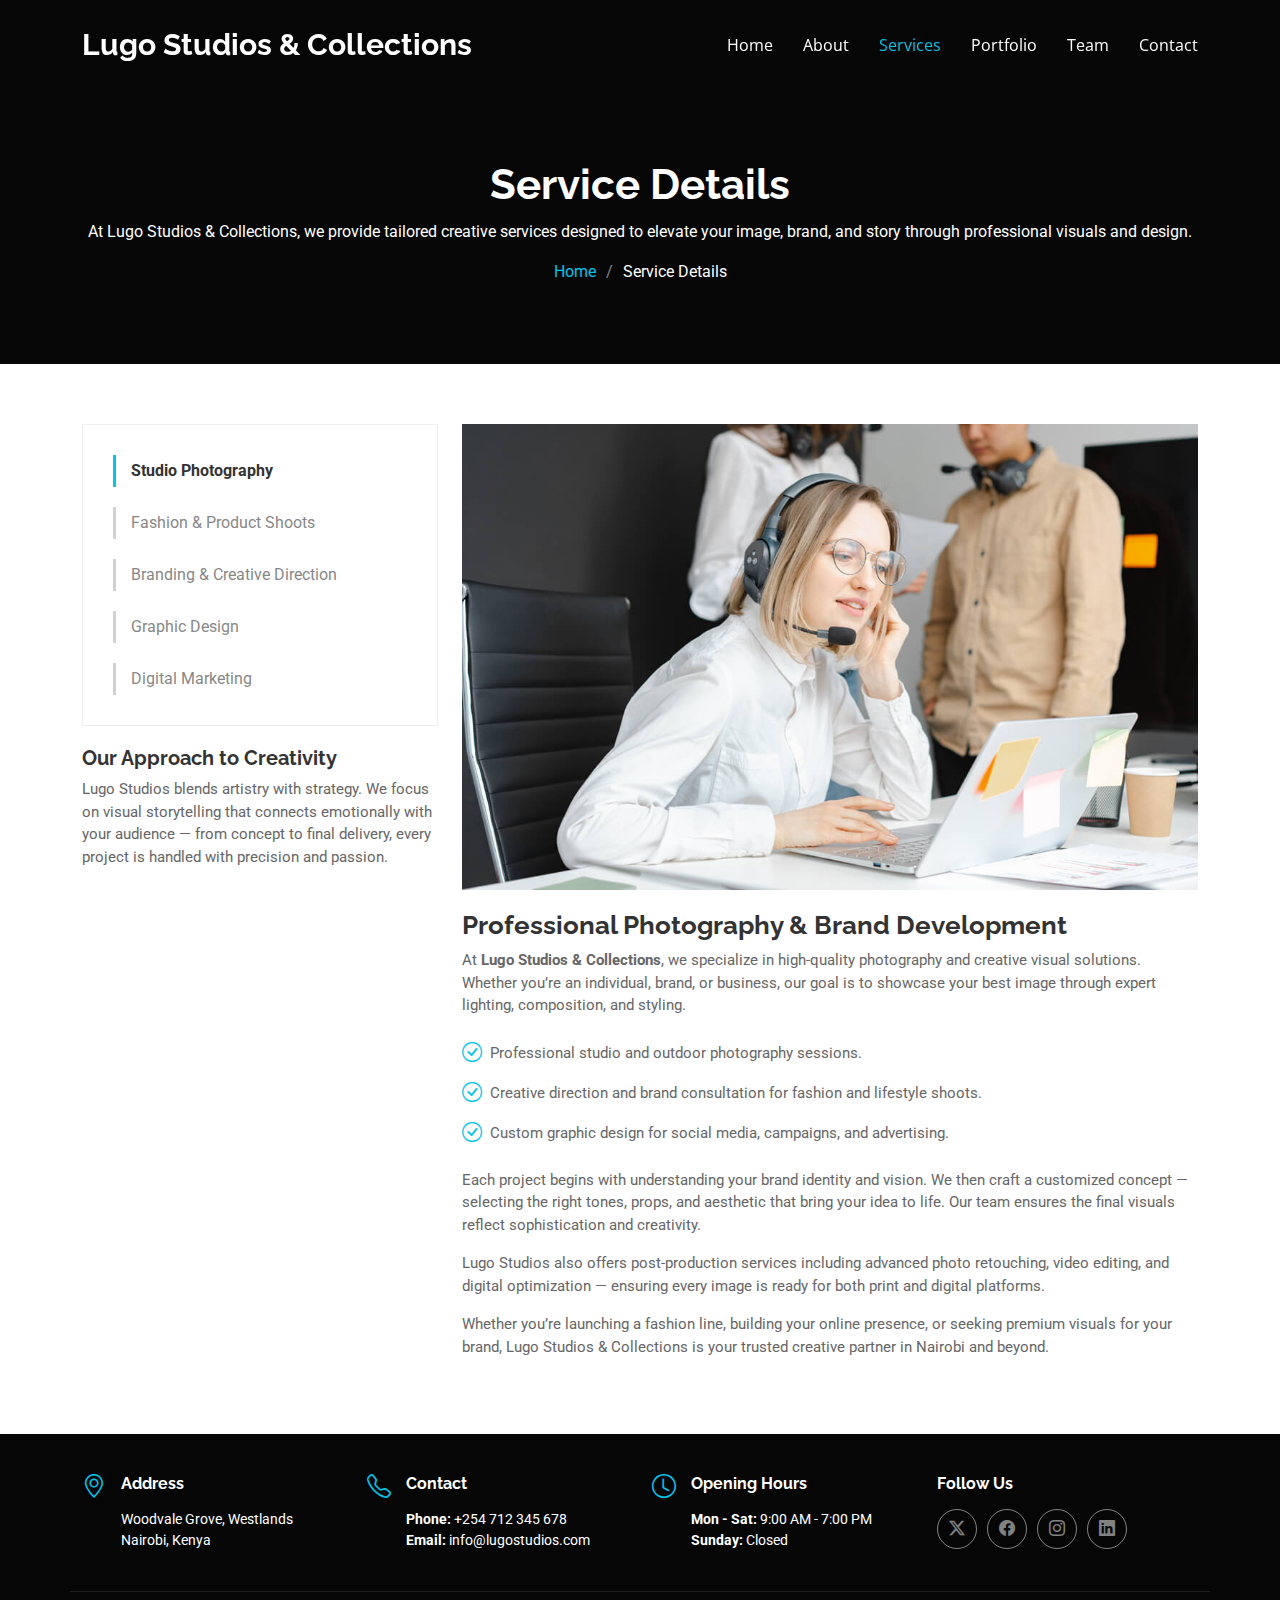
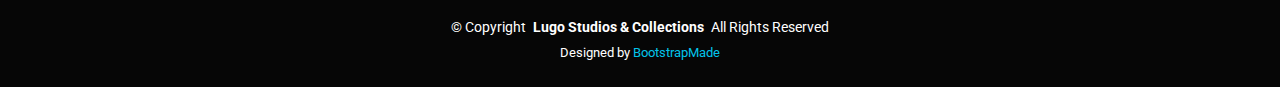
<file: service-details.html>
<!DOCTYPE html>
<html lang="en">

<head>
  <meta charset="utf-8">
  <meta content="width=device-width, initial-scale=1.0" name="viewport">
  <title>Service Details - Lugo Studios & Collections</title>
  <meta name="description" content="Explore the creative and professional services offered by Lugo Studios & Collections — from photography and branding to fashion styling and visual design.">
  <meta name="keywords" content="photography, studio, branding, fashion, Lugo Studios, creative services, design, production">

  <!-- Favicons -->
  <link href="assets/img/favicon.png" rel="icon">
  <link href="assets/img/apple-touch-icon.png" rel="apple-touch-icon">

  <!-- Fonts -->
  <link href="https://fonts.googleapis.com" rel="preconnect">
  <link href="https://fonts.gstatic.com" rel="preconnect" crossorigin>
  <link href="https://fonts.googleapis.com/css2?family=Roboto:wght@400;500;700&family=Open+Sans:wght@400;600&family=Raleway:wght@500;700&display=swap" rel="stylesheet">

  <!-- Vendor CSS Files -->
  <link href="assets/vendor/bootstrap/css/bootstrap.min.css" rel="stylesheet">
  <link href="assets/vendor/bootstrap-icons/bootstrap-icons.css" rel="stylesheet">
  <link href="assets/vendor/aos/aos.css" rel="stylesheet">
  <link href="assets/vendor/glightbox/css/glightbox.min.css" rel="stylesheet">
  <link href="assets/vendor/swiper/swiper-bundle.min.css" rel="stylesheet">

  <!-- Main CSS File -->
  <link href="assets/css/main.css" rel="stylesheet">
</head>

<body class="service-details-page">

  <header id="header" class="header d-flex align-items-center fixed-top">
    <div class="container-fluid container-xl position-relative d-flex align-items-center justify-content-between">

      <a href="index.html" class="logo d-flex align-items-center">
        <h1 class="sitename">Lugo Studios & Collections</h1>
      </a>

      <nav id="navmenu" class="navmenu">
        <ul>
          <li><a href="index.html#hero">Home</a></li>
          <li><a href="index.html#about">About</a></li>
          <li><a href="index.html#services" class="active">Services</a></li>
          <li><a href="index.html#portfolio">Portfolio</a></li>
          <li><a href="index.html#team">Team</a></li>
          <li><a href="index.html#contact">Contact</a></li>
        </ul>
        <i class="mobile-nav-toggle d-xl-none bi bi-list"></i>
      </nav>

    </div>
  </header>

  <main class="main">

    <!-- Page Title -->
    <div class="page-title dark-background">
      <div class="container position-relative">
        <h1>Service Details</h1>
        <p>At Lugo Studios & Collections, we provide tailored creative services designed to elevate your image, brand, and story through professional visuals and design.</p>
        <nav class="breadcrumbs">
          <ol>
            <li><a href="index.html">Home</a></li>
            <li class="current">Service Details</li>
          </ol>
        </nav>
      </div>
    </div><!-- End Page Title -->

    <!-- Service Details Section -->
    <section id="service-details" class="service-details section">
      <div class="container">

        <div class="row gy-4">

          <div class="col-lg-4" data-aos="fade-up" data-aos-delay="100">
            <div class="services-list">
              <a href="#" class="active">Studio Photography</a>
              <a href="#">Fashion & Product Shoots</a>
              <a href="#">Branding & Creative Direction</a>
              <a href="#">Graphic Design</a>
              <a href="#">Digital Marketing</a>
            </div>

            <h4>Our Approach to Creativity</h4>
            <p>
              Lugo Studios blends artistry with strategy. We focus on visual storytelling that connects emotionally with your audience — from concept to final delivery, every project is handled with precision and passion.
            </p>
          </div>

          <div class="col-lg-8" data-aos="fade-up" data-aos-delay="200">
            <img src="assets/img/services.jpg" alt="Studio lighting and photography setup" class="img-fluid services-img">
            <h3>Professional Photography & Brand Development</h3>
            <p>
              At <strong>Lugo Studios & Collections</strong>, we specialize in high-quality photography and creative visual solutions. Whether you’re an individual, brand, or business, our goal is to showcase your best image through expert lighting, composition, and styling.
            </p>
            <ul>
              <li><i class="bi bi-check-circle"></i> <span>Professional studio and outdoor photography sessions.</span></li>
              <li><i class="bi bi-check-circle"></i> <span>Creative direction and brand consultation for fashion and lifestyle shoots.</span></li>
              <li><i class="bi bi-check-circle"></i> <span>Custom graphic design for social media, campaigns, and advertising.</span></li>
            </ul>
            <p>
              Each project begins with understanding your brand identity and vision. We then craft a customized concept — selecting the right tones, props, and aesthetic that bring your idea to life. Our team ensures the final visuals reflect sophistication and creativity.
            </p>
            <p>
              Lugo Studios also offers post-production services including advanced photo retouching, video editing, and digital optimization — ensuring every image is ready for both print and digital platforms.
            </p>
            <p>
              Whether you’re launching a fashion line, building your online presence, or seeking premium visuals for your brand, Lugo Studios & Collections is your trusted creative partner in Nairobi and beyond.
            </p>
          </div>

        </div>

      </div>
    </section><!-- /Service Details Section -->

  </main>

  <footer id="footer" class="footer dark-background">

    <div class="container">
      <div class="row gy-3">
        <div class="col-lg-3 col-md-6 d-flex">
          <i class="bi bi-geo-alt icon"></i>
          <div class="address">
            <h4>Address</h4>
            <p>Woodvale Grove, Westlands</p>
            <p>Nairobi, Kenya</p>
          </div>
        </div>

        <div class="col-lg-3 col-md-6 d-flex">
          <i class="bi bi-telephone icon"></i>
          <div>
            <h4>Contact</h4>
            <p>
              <strong>Phone:</strong> <span>+254 712 345 678</span><br>
              <strong>Email:</strong> <span>info@lugostudios.com</span><br>
            </p>
          </div>
        </div>

        <div class="col-lg-3 col-md-6 d-flex">
          <i class="bi bi-clock icon"></i>
          <div>
            <h4>Opening Hours</h4>
            <p>
              <strong>Mon - Sat:</strong> <span>9:00 AM - 7:00 PM</span><br>
              <strong>Sunday:</strong> <span>Closed</span>
            </p>
          </div>
        </div>

        <div class="col-lg-3 col-md-6">
          <h4>Follow Us</h4>
          <div class="social-links d-flex">
            <a href="#" class="twitter"><i class="bi bi-twitter-x"></i></a>
            <a href="#" class="facebook"><i class="bi bi-facebook"></i></a>
            <a href="#" class="instagram"><i class="bi bi-instagram"></i></a>
            <a href="#" class="linkedin"><i class="bi bi-linkedin"></i></a>
          </div>
        </div>

      </div>
    </div>

    <div class="container copyright text-center mt-4">
      <p>© <span>Copyright</span> <strong class="px-1 sitename">Lugo Studios & Collections</strong> <span>All Rights Reserved</span></p>
      <div class="credits">
        Designed by <a href="https://bootstrapmade.com/">BootstrapMade</a>
      </div>
    </div>

  </footer>

  <!-- Scroll Top -->
  <a href="#" id="scroll-top" class="scroll-top d-flex align-items-center justify-content-center"><i class="bi bi-arrow-up-short"></i></a>

  <!-- Preloader -->
  <div id="preloader"></div>

  <!-- Vendor JS Files -->
  <script src="assets/vendor/bootstrap/js/bootstrap.bundle.min.js"></script>
  <script src="assets/vendor/php-email-form/validate.js"></script>
  <script src="assets/vendor/aos/aos.js"></script>
  <script src="assets/vendor/typed.js/typed.umd.js"></script>
  <script src="assets/vendor/glightbox/js/glightbox.min.js"></script>
  <script src="assets/vendor/imagesloaded/imagesloaded.pkgd.min.js"></script>
  <script src="assets/vendor/isotope-layout/isotope.pkgd.min.js"></script>
  <script src="assets/vendor/swiper/swiper-bundle.min.js"></script>

  <!-- Main JS File -->
  <script src="assets/js/main.js"></script>

</body>

</html>
</file>
<file: assets/css/main.css>
/**
* Template Name: Imperial
* Template URL: https://bootstrapmade.com/imperial-free-onepage-bootstrap-theme/
* Updated: Oct 08 2024 with Bootstrap v5.3.3
* Author: BootstrapMade.com
* License: https://bootstrapmade.com/license/
*/

/*--------------------------------------------------------------
# Font & Color Variables
# Help: https://bootstrapmade.com/color-system/
--------------------------------------------------------------*/
/* Fonts */
:root {
  --default-font: "Roboto",  system-ui, -apple-system, "Segoe UI", Roboto, "Helvetica Neue", Arial, "Noto Sans", "Liberation Sans", sans-serif, "Apple Color Emoji", "Segoe UI Emoji", "Segoe UI Symbol", "Noto Color Emoji";
  --heading-font: "Raleway",  sans-serif;
  --nav-font: "Open Sans",  sans-serif;
}

/* Global Colors - The following color variables are used throughout the website. Updating them here will change the color scheme of the entire website */
:root { 
  --background-color: #ffffff; /* Background color for the entire website, including individual sections */
  --default-color: #666666; /* Default color used for the majority of the text content across the entire website */
  --heading-color: #333333; /* Color for headings, subheadings and title throughout the website */
  --accent-color: #03c4eb; /* Accent color that represents your brand on the website. It's used for buttons, links, and other elements that need to stand out */
  --surface-color: #ffffff; /* The surface color is used as a background of boxed elements within sections, such as cards, icon boxes, or other elements that require a visual separation from the global background. */
  --contrast-color: #ffffff; /* Contrast color for text, ensuring readability against backgrounds of accent, heading, or default colors. */
}

/* Nav Menu Colors - The following color variables are used specifically for the navigation menu. They are separate from the global colors to allow for more customization options */
:root {
  --nav-color: #ffffff;  /* The default color of the main navmenu links */
  --nav-hover-color: #03c4eb; /* Applied to main navmenu links when they are hovered over or active */
  --nav-mobile-background-color: #ffffff; /* Used as the background color for mobile navigation menu */
  --nav-dropdown-background-color: #ffffff; /* Used as the background color for dropdown items that appear when hovering over primary navigation items */
  --nav-dropdown-color: #666666; /* Used for navigation links of the dropdown items in the navigation menu. */
  --nav-dropdown-hover-color: #03c4eb; /* Similar to --nav-hover-color, this color is applied to dropdown navigation links when they are hovered over. */
}

/* Color Presets - These classes override global colors when applied to any section or element, providing reuse of the sam color scheme. */

.light-background {
  --background-color: #f9f9f9;
  --surface-color: #ffffff;
}

.dark-background {
  --background-color: #060606;
  --default-color: #ffffff;
  --heading-color: #ffffff;
  --surface-color: #252525;
  --contrast-color: #ffffff;
}

/* Smooth scroll */
:root {
  scroll-behavior: smooth;
}

/*--------------------------------------------------------------
# General Styling & Shared Classes
--------------------------------------------------------------*/
body {
  color: var(--default-color);
  background-color: var(--background-color);
  font-family: var(--default-font);
}

a {
  color: var(--accent-color);
  text-decoration: none;
  transition: 0.3s;
}

a:hover {
  color: color-mix(in srgb, var(--accent-color), transparent 25%);
  text-decoration: none;
}

h1,
h2,
h3,
h4,
h5,
h6 {
  color: var(--heading-color);
  font-family: var(--heading-font);
}

/* PHP Email Form Messages
------------------------------*/
.php-email-form .error-message {
  display: none;
  background: #df1529;
  color: #ffffff;
  text-align: left;
  padding: 15px;
  margin-bottom: 24px;
  font-weight: 600;
}

.php-email-form .sent-message {
  display: none;
  color: #ffffff;
  background: #059652;
  text-align: center;
  padding: 15px;
  margin-bottom: 24px;
  font-weight: 600;
}

.php-email-form .loading {
  display: none;
  background: var(--surface-color);
  text-align: center;
  padding: 15px;
  margin-bottom: 24px;
}

.php-email-form .loading:before {
  content: "";
  display: inline-block;
  border-radius: 50%;
  width: 24px;
  height: 24px;
  margin: 0 10px -6px 0;
  border: 3px solid var(--accent-color);
  border-top-color: var(--surface-color);
  animation: php-email-form-loading 1s linear infinite;
}

@keyframes php-email-form-loading {
  0% {
    transform: rotate(0deg);
  }

  100% {
    transform: rotate(360deg);
  }
}

/*--------------------------------------------------------------
# Global Header
--------------------------------------------------------------*/
.header {
  --background-color: rgba(0, 0, 0, 0);
  --default-color: #ffffff;
  --heading-color: #ffffff;
  color: var(--default-color);
  background-color: var(--background-color);
  padding: 15px 0;
  transition: all 0.5s;
  z-index: 997;
}

.header .logo {
  line-height: 1;
}

.header .logo img {
  max-height: 32px;
  margin-right: 8px;
}

.header .logo h1 {
  font-size: 30px;
  margin: 0;
  font-weight: 700;
  color: var(--heading-color);
}

.scrolled .header {
  box-shadow: 0px 0 18px rgba(0, 0, 0, 0.1);
}

/* Global Header on Scroll
------------------------------*/
.scrolled .header {
  --background-color: rgba(0, 0, 0, 0.8);
}

/*--------------------------------------------------------------
# Navigation Menu
--------------------------------------------------------------*/
/* Navmenu - Desktop */
@media (min-width: 1200px) {
  .navmenu {
    padding: 0;
  }

  .navmenu ul {
    margin: 0;
    padding: 0;
    display: flex;
    list-style: none;
    align-items: center;
  }

  .navmenu li {
    position: relative;
  }

  .navmenu a,
  .navmenu a:focus {
    color: var(--nav-color);
    padding: 18px 15px;
    font-size: 16px;
    font-family: var(--nav-font);
    font-weight: 400;
    display: flex;
    align-items: center;
    justify-content: space-between;
    white-space: nowrap;
    transition: 0.3s;
  }

  .navmenu a i,
  .navmenu a:focus i {
    font-size: 12px;
    line-height: 0;
    margin-left: 5px;
    transition: 0.3s;
  }

  .navmenu li:last-child a {
    padding-right: 0;
  }

  .navmenu li:hover>a,
  .navmenu .active,
  .navmenu .active:focus {
    color: var(--nav-hover-color);
  }

  .navmenu .dropdown ul {
    margin: 0;
    padding: 10px 0;
    background: var(--nav-dropdown-background-color);
    display: block;
    position: absolute;
    visibility: hidden;
    left: 14px;
    top: 130%;
    opacity: 0;
    transition: 0.3s;
    border-radius: 4px;
    z-index: 99;
    box-shadow: 0px 0px 30px rgba(0, 0, 0, 0.1);
  }

  .navmenu .dropdown ul li {
    min-width: 200px;
  }

  .navmenu .dropdown ul a {
    padding: 10px 20px;
    font-size: 15px;
    text-transform: none;
    color: var(--nav-dropdown-color);
  }

  .navmenu .dropdown ul a i {
    font-size: 12px;
  }

  .navmenu .dropdown ul a:hover,
  .navmenu .dropdown ul .active:hover,
  .navmenu .dropdown ul li:hover>a {
    color: var(--nav-dropdown-hover-color);
  }

  .navmenu .dropdown:hover>ul {
    opacity: 1;
    top: 100%;
    visibility: visible;
  }

  .navmenu .dropdown .dropdown ul {
    top: 0;
    left: -90%;
    visibility: hidden;
  }

  .navmenu .dropdown .dropdown:hover>ul {
    opacity: 1;
    top: 0;
    left: -100%;
    visibility: visible;
  }
}

/* Navmenu - Mobile */
@media (max-width: 1199px) {
  .mobile-nav-toggle {
    color: var(--nav-color);
    font-size: 28px;
    line-height: 0;
    margin-right: 10px;
    cursor: pointer;
    transition: color 0.3s;
  }

  .navmenu {
    padding: 0;
    z-index: 9997;
  }

  .navmenu ul {
    display: none;
    list-style: none;
    position: absolute;
    inset: 60px 20px 20px 20px;
    padding: 10px 0;
    margin: 0;
    border-radius: 6px;
    background-color: var(--nav-mobile-background-color);
    overflow-y: auto;
    transition: 0.3s;
    z-index: 9998;
    box-shadow: 0px 0px 30px rgba(0, 0, 0, 0.1);
  }

  .navmenu a,
  .navmenu a:focus {
    color: var(--nav-dropdown-color);
    padding: 10px 20px;
    font-family: var(--nav-font);
    font-size: 17px;
    font-weight: 500;
    display: flex;
    align-items: center;
    justify-content: space-between;
    white-space: nowrap;
    transition: 0.3s;
  }

  .navmenu a i,
  .navmenu a:focus i {
    font-size: 12px;
    line-height: 0;
    margin-left: 5px;
    width: 30px;
    height: 30px;
    display: flex;
    align-items: center;
    justify-content: center;
    border-radius: 50%;
    transition: 0.3s;
    background-color: color-mix(in srgb, var(--accent-color), transparent 90%);
  }

  .navmenu a i:hover,
  .navmenu a:focus i:hover {
    background-color: var(--accent-color);
    color: var(--contrast-color);
  }

  .navmenu a:hover,
  .navmenu .active,
  .navmenu .active:focus {
    color: var(--nav-dropdown-hover-color);
  }

  .navmenu .active i,
  .navmenu .active:focus i {
    background-color: var(--accent-color);
    color: var(--contrast-color);
    transform: rotate(180deg);
  }

  .navmenu .dropdown ul {
    position: static;
    display: none;
    z-index: 99;
    padding: 10px 0;
    margin: 10px 20px;
    background-color: var(--nav-dropdown-background-color);
    border: 1px solid color-mix(in srgb, var(--default-color), transparent 90%);
    box-shadow: none;
    transition: all 0.5s ease-in-out;
  }

  .navmenu .dropdown ul ul {
    background-color: rgba(33, 37, 41, 0.1);
  }

  .navmenu .dropdown>.dropdown-active {
    display: block;
    background-color: rgba(33, 37, 41, 0.03);
  }

  .mobile-nav-active {
    overflow: hidden;
  }

  .mobile-nav-active .mobile-nav-toggle {
    color: #fff;
    position: absolute;
    font-size: 32px;
    top: 15px;
    right: 15px;
    margin-right: 0;
    z-index: 9999;
  }

  .mobile-nav-active .navmenu {
    position: fixed;
    overflow: hidden;
    inset: 0;
    background: rgba(33, 37, 41, 0.8);
    transition: 0.3s;
  }

  .mobile-nav-active .navmenu>ul {
    display: block;
  }
}

/*--------------------------------------------------------------
# Global Footer
--------------------------------------------------------------*/
.footer {
  color: var(--default-color);
  background-color: var(--background-color);
  font-size: 14px;
  padding: 40px 0 0 0;
  position: relative;
}

.footer .icon {
  color: var(--accent-color);
  margin-right: 15px;
  font-size: 24px;
  line-height: 0;
}

.footer h4 {
  font-size: 16px;
  font-weight: 700;
  margin-bottom: 15px;
}

.footer .address p {
  margin-bottom: 0px;
}

.footer .social-links a {
  display: flex;
  align-items: center;
  justify-content: center;
  width: 40px;
  height: 40px;
  border-radius: 50%;
  border: 1px solid color-mix(in srgb, var(--default-color), transparent 50%);
  font-size: 16px;
  color: color-mix(in srgb, var(--default-color), transparent 50%);
  margin-right: 10px;
  transition: 0.3s;
}

.footer .social-links a:hover {
  color: var(--accent-color);
  border-color: var(--accent-color);
}

.footer .copyright {
  padding: 25px 0;
  border-top: 1px solid color-mix(in srgb, var(--default-color), transparent 90%);
}

.footer .copyright p {
  margin-bottom: 0;
}

.footer .credits {
  margin-top: 5px;
  font-size: 13px;
}

/*--------------------------------------------------------------
# Preloader
--------------------------------------------------------------*/
#preloader {
  position: fixed;
  inset: 0;
  z-index: 999999;
  overflow: hidden;
  background: var(--background-color);
  transition: all 0.6s ease-out;
}

#preloader:before {
  content: "";
  position: fixed;
  top: calc(50% - 30px);
  left: calc(50% - 30px);
  border: 6px solid #ffffff;
  border-color: var(--accent-color) transparent var(--accent-color) transparent;
  border-radius: 50%;
  width: 60px;
  height: 60px;
  animation: animate-preloader 1.5s linear infinite;
}

@keyframes animate-preloader {
  0% {
    transform: rotate(0deg);
  }

  100% {
    transform: rotate(360deg);
  }
}

/*--------------------------------------------------------------
# Scroll Top Button
--------------------------------------------------------------*/
.scroll-top {
  position: fixed;
  visibility: hidden;
  opacity: 0;
  right: 15px;
  bottom: 15px;
  z-index: 99999;
  background-color: var(--accent-color);
  width: 40px;
  height: 40px;
  border-radius: 4px;
  transition: all 0.4s;
}

.scroll-top i {
  font-size: 24px;
  color: var(--contrast-color);
  line-height: 0;
}

.scroll-top:hover {
  background-color: color-mix(in srgb, var(--accent-color), transparent 20%);
  color: var(--contrast-color);
}

.scroll-top.active {
  visibility: visible;
  opacity: 1;
}

/*--------------------------------------------------------------
# Disable aos animation delay on mobile devices
--------------------------------------------------------------*/
@media screen and (max-width: 768px) {
  [data-aos-delay] {
    transition-delay: 0 !important;
  }
}

/*--------------------------------------------------------------
# Global Page Titles & Breadcrumbs
--------------------------------------------------------------*/
.page-title {
  color: var(--default-color);
  background-color: var(--background-color);
  padding: 160px 0 80px 0;
  text-align: center;
  position: relative;
}

.page-title:before {
  content: "";
  background-color: color-mix(in srgb, var(--background-color), transparent 50%);
  position: absolute;
  inset: 0;
}

.page-title h1 {
  font-size: 42px;
  font-weight: 700;
  margin-bottom: 10px;
}

.page-title .breadcrumbs ol {
  display: flex;
  flex-wrap: wrap;
  list-style: none;
  justify-content: center;
  padding: 0;
  margin: 0;
  font-size: 16px;
  font-weight: 400;
}

.page-title .breadcrumbs ol li+li {
  padding-left: 10px;
}

.page-title .breadcrumbs ol li+li::before {
  content: "/";
  display: inline-block;
  padding-right: 10px;
  color: color-mix(in srgb, var(--default-color), transparent 50%);
}

/*--------------------------------------------------------------
# Global Sections
--------------------------------------------------------------*/
section,
.section {
  color: var(--default-color);
  background-color: var(--background-color);
  padding: 60px 0;
  scroll-margin-top: 90px;
  overflow: clip;
}

@media (max-width: 1199px) {

  section,
  .section {
    scroll-margin-top: 66px;
  }
}

/*--------------------------------------------------------------
# Global Section Titles
--------------------------------------------------------------*/
.section-title {
  text-align: center;
  padding-bottom: 60px;
  position: relative;
}

.section-title h2 {
  font-size: 32px;
  font-weight: 700;
  margin-bottom: 20px;
  padding-bottom: 20px;
  text-transform: uppercase;
  position: relative;
}

.section-title h2:after {
  content: "";
  position: absolute;
  display: block;
  width: 50px;
  height: 3px;
  background: var(--accent-color);
  left: 0;
  right: 0;
  bottom: 0;
  margin: auto;
}

.section-title p {
  margin-bottom: 0;
}

/*--------------------------------------------------------------
# Hero Section
--------------------------------------------------------------*/
.hero {
  width: 100%;
  height: 100vh;
  min-height: 500px;
  position: relative;
  padding: 80px 0;
  display: flex;
  align-items: center;
  justify-content: center;
}

.hero .hero-bg {
  position: absolute;
  inset: 0;
  display: block;
  width: 100%;
  height: 100%;
  object-fit: cover;
  z-index: 1;
}

.hero:before {
  content: "";
  background: color-mix(in srgb, var(--background-color), transparent 20%);
  position: absolute;
  inset: 0;
  z-index: 2;
}

.hero .container {
  position: relative;
  z-index: 3;
}

.hero h2 {
  margin: 0;
  font-size: 64px;
  font-weight: 700;
}

.hero p {
  margin: 5px 0 50px 0;
  font-size: 26px;
}

.hero p span {
  letter-spacing: 1px;
  border-bottom: 2px solid var(--accent-color);
}

.hero .cta-btn {
  margin: 10px 5px;
  font-weight: 400;
  font-size: 15px;
  letter-spacing: 1px;
  display: inline-block;
  padding: 10px 30px;
  transition: 0.3s;
  background: var(--accent-color);
  border: 2px solid var(--accent-color);
  color: var(--contrast-color);
}

.hero .cta-btn:hover {
  background: color-mix(in srgb, var(--accent-color), transparent 20%);
}

.hero .cta-btn2 {
  margin: 10px 5px;
  font-weight: 400;
  font-size: 15px;
  letter-spacing: 1px;
  display: inline-block;
  padding: 10px 30px;
  border-radius: 0;
  transition: 0.3s;
  color: var(--contrast-color);
  border: 2px solid var(--accent-color);
}

.hero .cta-btn2:hover {
  background: var(--accent-color);
}

@media (max-width: 768px) {
  .hero {
    height: auto;        /* allow height to grow with content */
    min-height: auto;    /* remove the minimum height constraint */
    padding: 100px 0;    /* add some breathing space top/bottom */
  }

  .hero h2 {
    font-size: 32px;
  }

  .hero p {
    font-size: 20px;
  }
}

/*--------------------------------------------------------------
# About Section
--------------------------------------------------------------*/
.about .content h3 {
  font-size: 2rem;
  font-weight: 700;
}

.about .content ul {
  list-style: none;
  padding: 0;
}

.about .content ul li {
  padding-bottom: 10px;
}

.about .content ul i {
  font-size: 1.25rem;
  margin-right: 4px;
  color: var(--accent-color);
}

.about .content p:last-child {
  margin-bottom: 0;
}

.about .content .read-more {
  background: var(--accent-color);
  color: var(--contrast-color);
  font-family: var(--heading-font);
  font-weight: 500;
  font-size: 16px;
  letter-spacing: 1px;
  padding: 12px 24px;
  border-radius: 5px;
  transition: 0.3s;
  display: inline-flex;
  align-items: center;
  justify-content: center;
}

.about .content .read-more i {
  font-size: 18px;
  margin-left: 5px;
  line-height: 0;
  transition: 0.3s;
}

.about .content .read-more:hover {
  background: color-mix(in srgb, var(--accent-color), black 20%);
  padding-right: 19px;
}

.about .content .read-more:hover i {
  margin-left: 10px;
}

/*--------------------------------------------------------------
# Services Section
--------------------------------------------------------------*/
.services .service-item {
  position: relative;
}

.services .service-item .icon {
  background: var(--accent-color);
  display: flex;
  align-items: center;
  justify-content: center;
  width: 54px;
  height: 54px;
  border-radius: 50%;
  transition: 0.5s;
  border: 1px solid var(--accent-color);
  margin-right: 20px;
}

.services .service-item .icon i {
  color: var(--contrast-color);
  font-size: 24px;
  line-height: 0;
}

.services .service-item:hover .icon {
  background: var(--surface-color);
}

.services .service-item:hover .icon i {
  color: var(--accent-color);
}

.services .service-item .title {
  font-weight: 700;
  margin-bottom: 15px;
  font-size: 18px;
}

.services .service-item .title a {
  color: var(--heading-color);
}

.services .service-item .title a:hover {
  color: var(--accent-color);
}

.services .service-item .description {
  line-height: 24px;
  font-size: 14px;
}

/*--------------------------------------------------------------
# Features Section
--------------------------------------------------------------*/
.features {
  --default-color: #555;
  --heading-color: #333;
}

.features .feature-box {
  height: 100%;
  padding: 40px 30px;
  border-radius: 10px;
}

.features .feature-box i {
  font-size: 44px;
  display: inline-block;
  line-height: 0;
  color: var(--accent-color);
  margin-bottom: 20px;
}

.features .feature-box h4 {
  font-size: 20px;
  font-weight: 700;
  margin: 0 0 10px 0;
}

.features .feature-box p {
  font-size: 15px;
  margin-bottom: 0;
}

.features .feature-box.orange {
  background-color: #fff3e2;
}

.features .feature-box.orange i {
  color: #edb86e;
}

.features .feature-box.blue {
  background-color: #deedfd;
}

.features .feature-box.blue i {
  color: #20a5f8;
}

.features .feature-box.green {
  background-color: #d5f1e4;
}

.features .feature-box.green i {
  color: #48c88a;
}

.features .feature-box.red {
  background-color: #fdeded;
}

.features .feature-box.red i {
  color: #f28484;
}

/*--------------------------------------------------------------
# Call To Action Section
--------------------------------------------------------------*/
.call-to-action {
  padding: 120px 0;
  position: relative;
  clip-path: inset(0);
}

.call-to-action img {
  position: fixed;
  top: 0;
  left: 0;
  display: block;
  width: 100%;
  height: 100%;
  object-fit: cover;
  z-index: 1;
}

.call-to-action:before {
  content: "";
  background: color-mix(in srgb, var(--background-color), transparent 50%);
  position: absolute;
  inset: 0;
  z-index: 2;
}

.call-to-action .container {
  position: relative;
  z-index: 3;
}

.call-to-action h3 {
  color: var(--default-color);
  font-size: 28px;
  font-weight: 700;
}

.call-to-action p {
  color: var(--default-color);
}

.call-to-action .cta-btn {
  font-family: var(--heading-font);
  font-weight: 500;
  font-size: 16px;
  letter-spacing: 1px;
  display: inline-block;
  padding: 12px 40px;
  border-radius: 4px;
  transition: 0.5s;
  margin: 10px;
  border: 2px solid var(--contrast-color);
  color: var(--contrast-color);
}

.call-to-action .cta-btn:hover {
  background: var(--accent-color);
  border: 2px solid var(--accent-color);
}

/*--------------------------------------------------------------
# Portfolio Section
--------------------------------------------------------------*/
.portfolio .portfolio-filters {
  padding: 0;
  margin: 0 auto 20px auto;
  list-style: none;
  text-align: center;
}

.portfolio .portfolio-filters li {
  cursor: pointer;
  display: inline-block;
  padding: 0;
  font-size: 16px;
  font-weight: 600;
  margin: 0 10px;
  line-height: 1;
  text-transform: uppercase;
  margin-bottom: 5px;
  transition: all 0.3s ease-in-out;
}

.portfolio .portfolio-filters li:hover,
.portfolio .portfolio-filters li.filter-active {
  color: var(--accent-color);
}

.portfolio .portfolio-filters li:first-child {
  margin-left: 0;
}

.portfolio .portfolio-filters li:last-child {
  margin-right: 0;
}

@media (max-width: 575px) {
  .portfolio .portfolio-filters li {
    font-size: 14px;
    margin: 0 5px;
  }
}

.portfolio .portfolio-item {
  position: relative;
}

.portfolio .portfolio-item .portfolio-info {
  background-color: color-mix(in srgb, var(--surface-color), transparent 10%);
  opacity: 1;
  visibility: visible;
  position: absolute;
  left: 30px;
  right: 30px;
  bottom: 10px;
  z-index: 3;
  transition: all ease-in-out 0.3s;
  padding: 15px;
}

.portfolio .portfolio-item .portfolio-info h4 {
  font-size: 18px;
  font-weight: 600;
  padding-right: 50px;
}

.portfolio .portfolio-item .portfolio-info p {
  color: color-mix(in srgb, var(--default-color), transparent 30%);
  font-size: 14px;
  margin-bottom: 0;
  padding-right: 50px;
}

.portfolio .portfolio-item .portfolio-info .preview-link,
.portfolio .portfolio-item .portfolio-info .details-link {
  position: absolute;
  right: 50px;
  font-size: 24px;
  top: calc(50% - 14px);
  color: color-mix(in srgb, var(--default-color), transparent 30%);
  transition: 0.3s;
  line-height: 0;
}

.portfolio .portfolio-item .portfolio-info .preview-link:hover,
.portfolio .portfolio-item .portfolio-info .details-link:hover {
  color: var(--accent-color);
}

.portfolio .portfolio-item .portfolio-info .details-link {
  right: 14px;
  font-size: 28px;
}

.portfolio .portfolio-item:hover .portfolio-info {
  opacity: 1;
  visibility: visible;
  bottom: 20px;
}

/*--------------------------------------------------------------
# Testimonials Section
--------------------------------------------------------------*/
.testimonials .testimonials-carousel,
.testimonials .testimonials-slider {
  overflow: hidden;
}

.testimonials .testimonial-item .testimonial-content {
  border-left: 3px solid var(--accent-color);
  padding-left: 30px;
}

.testimonials .testimonial-item .testimonial-img {
  border-radius: 50%;
  border: 4px solid var(--background-color);
  margin: 0 auto;
}

.testimonials .testimonial-item h3 {
  font-size: 20px;
  font-weight: bold;
  margin: 10px 0 5px 0;
}

.testimonials .testimonial-item h4 {
  font-size: 14px;
  color: color-mix(in srgb, var(--default-color), transparent 40%);
  margin: 0 0 10px 0;
}

.testimonials .testimonial-item .stars i {
  color: #ffc107;
  margin: 0 1px;
}

.testimonials .testimonial-item .quote-icon-left,
.testimonials .testimonial-item .quote-icon-right {
  color: color-mix(in srgb, var(--accent-color), transparent 50%);
  font-size: 26px;
  line-height: 0;
}

.testimonials .testimonial-item .quote-icon-left {
  display: inline-block;
  left: -5px;
  position: relative;
}

.testimonials .testimonial-item .quote-icon-right {
  display: inline-block;
  right: -5px;
  position: relative;
  top: 10px;
  transform: scale(-1, -1);
}

.testimonials .testimonial-item p {
  font-style: italic;
}

.testimonials .swiper-wrapper {
  height: auto;
}

.testimonials .swiper-pagination {
  margin-top: 30px;
  position: relative;
}

.testimonials .swiper-pagination .swiper-pagination-bullet {
  width: 12px;
  height: 12px;
  background-color: color-mix(in srgb, var(--default-color), transparent 85%);
  opacity: 1;
}

.testimonials .swiper-pagination .swiper-pagination-bullet-active {
  background-color: var(--accent-color);
}

/*--------------------------------------------------------------
# Team Section
--------------------------------------------------------------*/
.team .team-member {
  background-color: var(--surface-color);
  box-shadow: 0px 2px 15px rgba(0, 0, 0, 0.1);
  overflow: hidden;
  border-radius: 5px;
}

.team .team-member .member-img {
  position: relative;
  overflow: hidden;
}

.team .team-member .social {
  position: absolute;
  left: 0;
  bottom: 0;
  right: 0;
  height: 40px;
  opacity: 0;
  transition: ease-in-out 0.3s;
  background: color-mix(in srgb, var(--background-color), transparent 20%);
  display: flex;
  align-items: center;
  justify-content: center;
}

.team .team-member .social a {
  transition: color 0.3s;
  color: var(--heading-color);
  margin: 0 10px;
  display: inline-flex;
  align-items: center;
  justify-content: center;
}

.team .team-member .social a i {
  line-height: 0;
}

.team .team-member .social a:hover {
  color: var(--accent-color);
}

.team .team-member .social i {
  font-size: 18px;
  margin: 0 2px;
}

.team .team-member .member-info {
  padding: 25px 15px;
  text-align: center;
}

.team .team-member .member-info h4 {
  font-weight: 700;
  margin-bottom: 5px;
  font-size: 18px;
  color: color-mix(in srgb, var(--default-color), transparent 20%);
}

.team .team-member .member-info span {
  display: block;
  font-size: 13px;
  font-weight: 400;
  color: color-mix(in srgb, var(--default-color), transparent 40%);
}

.team .team-member .member-info p {
  font-style: italic;
  font-size: 14px;
  line-height: 26px;
  color: color-mix(in srgb, var(--default-color), transparent 40%);
}

.team .team-member:hover .social {
  opacity: 1;
}

/*--------------------------------------------------------------
# Contact Section
--------------------------------------------------------------*/
.contact .info-item+.info-item {
  margin-top: 40px;
}

.contact .info-item i {
  color: var(--accent-color);
  background: color-mix(in srgb, var(--accent-color), transparent 92%);
  font-size: 20px;
  width: 44px;
  height: 44px;
  display: flex;
  justify-content: center;
  align-items: center;
  border-radius: 4px;
  transition: all 0.3s ease-in-out;
  margin-right: 15px;
}

.contact .info-item h3 {
  padding: 0;
  font-size: 18px;
  font-weight: 700;
  margin-bottom: 5px;
}

.contact .info-item p {
  padding: 0;
  margin-bottom: 0;
  font-size: 14px;
}

.contact .info-item:hover i {
  background: var(--accent-color);
  color: var(--contrast-color);
}

.contact .php-email-form {
  height: 100%;
}

.contact .php-email-form input[type=text],
.contact .php-email-form input[type=email],
.contact .php-email-form textarea {
  font-size: 14px;
  padding: 10px 15px;
  box-shadow: none;
  border-radius: 0;
  color: var(--default-color);
  background-color: color-mix(in srgb, var(--background-color), transparent 50%);
  border-color: color-mix(in srgb, var(--default-color), transparent 80%);
}

.contact .php-email-form input[type=text]:focus,
.contact .php-email-form input[type=email]:focus,
.contact .php-email-form textarea:focus {
  border-color: var(--accent-color);
}

.contact .php-email-form input[type=text]::placeholder,
.contact .php-email-form input[type=email]::placeholder,
.contact .php-email-form textarea::placeholder {
  color: color-mix(in srgb, var(--default-color), transparent 70%);
}

.contact .php-email-form button[type=submit] {
  color: var(--contrast-color);
  background: var(--accent-color);
  border: 0;
  padding: 10px 30px;
  transition: 0.4s;
  border-radius: 50px;
}

.contact .php-email-form button[type=submit]:hover {
  background: color-mix(in srgb, var(--accent-color), transparent 25%);
}

/*--------------------------------------------------------------
# Portfolio Details Section
--------------------------------------------------------------*/
.portfolio-details .portfolio-details-slider img {
  width: 100%;
}

.portfolio-details .swiper-wrapper {
  height: auto;
}

.portfolio-details .swiper-button-prev,
.portfolio-details .swiper-button-next {
  width: 48px;
  height: 48px;
}

.portfolio-details .swiper-button-prev:after,
.portfolio-details .swiper-button-next:after {
  color: rgba(255, 255, 255, 0.8);
  background-color: rgba(0, 0, 0, 0.15);
  font-size: 24px;
  border-radius: 50%;
  width: 48px;
  height: 48px;
  display: flex;
  align-items: center;
  justify-content: center;
  transition: 0.3s;
}

.portfolio-details .swiper-button-prev:hover:after,
.portfolio-details .swiper-button-next:hover:after {
  background-color: rgba(0, 0, 0, 0.3);
}

@media (max-width: 575px) {

  .portfolio-details .swiper-button-prev,
  .portfolio-details .swiper-button-next {
    display: none;
  }
}

.portfolio-details .swiper-pagination {
  margin-top: 20px;
  position: relative;
}

.portfolio-details .swiper-pagination .swiper-pagination-bullet {
  width: 10px;
  height: 10px;
  background-color: color-mix(in srgb, var(--default-color), transparent 85%);
  opacity: 1;
}

.portfolio-details .swiper-pagination .swiper-pagination-bullet-active {
  background-color: var(--accent-color);
}

.portfolio-details .portfolio-info h3 {
  font-size: 22px;
  font-weight: 700;
  margin-bottom: 20px;
  padding-bottom: 20px;
  position: relative;
}

.portfolio-details .portfolio-info h3:after {
  content: "";
  position: absolute;
  display: block;
  width: 50px;
  height: 3px;
  background: var(--accent-color);
  left: 0;
  bottom: 0;
}

.portfolio-details .portfolio-info ul {
  list-style: none;
  padding: 0;
  font-size: 15px;
}

.portfolio-details .portfolio-info ul li {
  display: flex;
  flex-direction: column;
  padding-bottom: 15px;
}

.portfolio-details .portfolio-info ul strong {
  text-transform: uppercase;
  font-weight: 400;
  color: color-mix(in srgb, var(--default-color), transparent 50%);
  font-size: 14px;
}

.portfolio-details .portfolio-info .btn-visit {
  padding: 8px 40px;
  background: var(--accent-color);
  color: var(--contrast-color);
  border-radius: 50px;
  transition: 0.3s;
}

.portfolio-details .portfolio-info .btn-visit:hover {
  background: color-mix(in srgb, var(--accent-color), transparent 20%);
}

.portfolio-details .portfolio-description h2 {
  font-size: 26px;
  font-weight: 700;
  margin-bottom: 20px;
}

.portfolio-details .portfolio-description p {
  padding: 0;
}

.portfolio-details .portfolio-description .testimonial-item {
  padding: 30px 30px 0 30px;
  position: relative;
  background: color-mix(in srgb, var(--default-color), transparent 97%);
  margin-bottom: 50px;
}

.portfolio-details .portfolio-description .testimonial-item .testimonial-img {
  width: 90px;
  border-radius: 50px;
  border: 6px solid var(--background-color);
  float: left;
  margin: 0 10px 0 0;
}

.portfolio-details .portfolio-description .testimonial-item h3 {
  font-size: 18px;
  font-weight: bold;
  margin: 15px 0 5px 0;
  padding-top: 20px;
}

.portfolio-details .portfolio-description .testimonial-item h4 {
  font-size: 14px;
  color: #6c757d;
  margin: 0;
}

.portfolio-details .portfolio-description .testimonial-item .quote-icon-left,
.portfolio-details .portfolio-description .testimonial-item .quote-icon-right {
  color: color-mix(in srgb, var(--accent-color), transparent 50%);
  font-size: 26px;
  line-height: 0;
}

.portfolio-details .portfolio-description .testimonial-item .quote-icon-left {
  display: inline-block;
  left: -5px;
  position: relative;
}

.portfolio-details .portfolio-description .testimonial-item .quote-icon-right {
  display: inline-block;
  right: -5px;
  position: relative;
  top: 10px;
  transform: scale(-1, -1);
}

.portfolio-details .portfolio-description .testimonial-item p {
  font-style: italic;
  margin: 0 0 15px 0 0 0;
  padding: 0;
}

/*--------------------------------------------------------------
# Service Details Section
--------------------------------------------------------------*/
.service-details .services-list {
  background-color: var(--surface-color);
  padding: 10px 30px;
  border: 1px solid color-mix(in srgb, var(--default-color), transparent 90%);
  margin-bottom: 20px;
}

.service-details .services-list a {
  display: block;
  line-height: 1;
  padding: 8px 0 8px 15px;
  border-left: 3px solid color-mix(in srgb, var(--default-color), transparent 70%);
  margin: 20px 0;
  color: color-mix(in srgb, var(--default-color), transparent 20%);
  transition: 0.3s;
}

.service-details .services-list a.active {
  color: var(--heading-color);
  font-weight: 700;
  border-color: var(--accent-color);
}

.service-details .services-list a:hover {
  border-color: var(--accent-color);
}

.service-details .services-img {
  margin-bottom: 20px;
}

.service-details h3 {
  font-size: 26px;
  font-weight: 700;
}

.service-details h4 {
  font-size: 20px;
  font-weight: 700;
}

.service-details p {
  font-size: 15px;
}

.service-details ul {
  list-style: none;
  padding: 0;
  font-size: 15px;
}

.service-details ul li {
  padding: 5px 0;
  display: flex;
  align-items: center;
}

.service-details ul i {
  font-size: 20px;
  margin-right: 8px;
  color: var(--accent-color);
}

/*--------------------------------------------------------------
# Starter Section Section
--------------------------------------------------------------*/
.starter-section {
  /* Add your styles here */
}

/*--------------------------------------------------------------
# Blog Posts Section
--------------------------------------------------------------*/
.blog-posts article {
  background-color: var(--surface-color);
  box-shadow: 0 4px 16px rgba(0, 0, 0, 0.1);
  padding: 30px;
  height: 100%;
  border-radius: 10px;
  overflow: hidden;
}

.blog-posts .post-img {
  max-height: 240px;
  margin: -30px -30px 15px -30px;
  overflow: hidden;
}

.blog-posts .post-category {
  font-size: 16px;
  color: color-mix(in srgb, var(--default-color), transparent 40%);
  margin-bottom: 10px;
}

.blog-posts .title {
  font-size: 20px;
  font-weight: 700;
  padding: 0;
  margin: 0 0 20px 0;
}

.blog-posts .title a {
  color: var(--heading-color);
  transition: 0.3s;
}

.blog-posts .title a:hover {
  color: var(--accent-color);
}

.blog-posts .post-author-img {
  width: 50px;
  border-radius: 50%;
  margin-right: 15px;
}

.blog-posts .post-author {
  font-weight: 600;
  margin-bottom: 5px;
}

.blog-posts .post-date {
  font-size: 14px;
  color: color-mix(in srgb, var(--default-color), transparent 40%);
  margin-bottom: 0;
}

/*--------------------------------------------------------------
# Blog Pagination Section
--------------------------------------------------------------*/
.blog-pagination {
  padding-top: 0;
  color: color-mix(in srgb, var(--default-color), transparent 40%);
}

.blog-pagination ul {
  display: flex;
  padding: 0;
  margin: 0;
  list-style: none;
}

.blog-pagination li {
  margin: 0 5px;
  transition: 0.3s;
}

.blog-pagination li a {
  color: color-mix(in srgb, var(--default-color), transparent 40%);
  padding: 7px 16px;
  display: flex;
  align-items: center;
  justify-content: center;
}

.blog-pagination li a.active,
.blog-pagination li a:hover {
  background: var(--accent-color);
  color: var(--contrast-color);
}

.blog-pagination li a.active a,
.blog-pagination li a:hover a {
  color: var(--contrast-color);
}

/*--------------------------------------------------------------
# Blog Details Section
--------------------------------------------------------------*/
.blog-details {
  padding-bottom: 30px;
}

.blog-details .article {
  background-color: var(--surface-color);
  padding: 30px;
  box-shadow: 0 4px 16px rgba(0, 0, 0, 0.1);
}

.blog-details .post-img {
  margin: -30px -30px 20px -30px;
  overflow: hidden;
}

.blog-details .title {
  color: var(--heading-color);
  font-size: 28px;
  font-weight: 700;
  padding: 0;
  margin: 30px 0;
}

.blog-details .content {
  margin-top: 20px;
}

.blog-details .content h3 {
  font-size: 22px;
  margin-top: 30px;
  font-weight: bold;
}

.blog-details .content blockquote {
  overflow: hidden;
  background-color: color-mix(in srgb, var(--default-color), transparent 95%);
  padding: 60px;
  position: relative;
  text-align: center;
  margin: 20px 0;
}

.blog-details .content blockquote p {
  color: var(--default-color);
  line-height: 1.6;
  margin-bottom: 0;
  font-style: italic;
  font-weight: 500;
  font-size: 22px;
}

.blog-details .content blockquote:after {
  content: "";
  position: absolute;
  left: 0;
  top: 0;
  bottom: 0;
  width: 3px;
  background-color: var(--accent-color);
  margin-top: 20px;
  margin-bottom: 20px;
}

.blog-details .meta-top {
  margin-top: 20px;
  color: color-mix(in srgb, var(--default-color), transparent 40%);
}

.blog-details .meta-top ul {
  display: flex;
  flex-wrap: wrap;
  list-style: none;
  align-items: center;
  padding: 0;
  margin: 0;
}

.blog-details .meta-top ul li+li {
  padding-left: 20px;
}

.blog-details .meta-top i {
  font-size: 16px;
  margin-right: 8px;
  line-height: 0;
  color: color-mix(in srgb, var(--default-color), transparent 40%);
}

.blog-details .meta-top a {
  color: color-mix(in srgb, var(--default-color), transparent 40%);
  font-size: 14px;
  display: inline-block;
  line-height: 1;
}

.blog-details .meta-bottom {
  padding-top: 10px;
  border-top: 1px solid color-mix(in srgb, var(--default-color), transparent 90%);
}

.blog-details .meta-bottom i {
  color: color-mix(in srgb, var(--default-color), transparent 40%);
  display: inline;
}

.blog-details .meta-bottom a {
  color: color-mix(in srgb, var(--default-color), transparent 40%);
  transition: 0.3s;
}

.blog-details .meta-bottom a:hover {
  color: var(--accent-color);
}

.blog-details .meta-bottom .cats {
  list-style: none;
  display: inline;
  padding: 0 20px 0 0;
  font-size: 14px;
}

.blog-details .meta-bottom .cats li {
  display: inline-block;
}

.blog-details .meta-bottom .tags {
  list-style: none;
  display: inline;
  padding: 0;
  font-size: 14px;
}

.blog-details .meta-bottom .tags li {
  display: inline-block;
}

.blog-details .meta-bottom .tags li+li::before {
  padding-right: 6px;
  color: var(--default-color);
  content: ",";
}

.blog-details .meta-bottom .share {
  font-size: 16px;
}

.blog-details .meta-bottom .share i {
  padding-left: 5px;
}

/*--------------------------------------------------------------
# Blog Comments Section
--------------------------------------------------------------*/
.blog-comments {
  padding: 10px 0;
}

.blog-comments .comments-count {
  font-weight: bold;
}

.blog-comments .comment {
  margin-top: 30px;
  position: relative;
}

.blog-comments .comment .comment-img {
  margin-right: 14px;
}

.blog-comments .comment .comment-img img {
  width: 60px;
}

.blog-comments .comment h5 {
  font-size: 16px;
  margin-bottom: 2px;
}

.blog-comments .comment h5 a {
  font-weight: bold;
  color: var(--default-color);
  transition: 0.3s;
}

.blog-comments .comment h5 a:hover {
  color: var(--accent-color);
}

.blog-comments .comment h5 .reply {
  padding-left: 10px;
  color: color-mix(in srgb, var(--default-color), transparent 20%);
}

.blog-comments .comment h5 .reply i {
  font-size: 20px;
}

.blog-comments .comment time {
  display: block;
  font-size: 14px;
  color: color-mix(in srgb, var(--default-color), transparent 40%);
  margin-bottom: 5px;
}

.blog-comments .comment.comment-reply {
  padding-left: 40px;
}

/*--------------------------------------------------------------
# Comment Form Section
--------------------------------------------------------------*/
.comment-form {
  padding-top: 10px;
}

.comment-form form {
  background-color: var(--surface-color);
  margin-top: 30px;
  padding: 30px;
  box-shadow: 0 4px 16px rgba(0, 0, 0, 0.1);
}

.comment-form form h4 {
  font-weight: bold;
  font-size: 22px;
}

.comment-form form p {
  font-size: 14px;
}

.comment-form form input {
  background-color: var(--surface-color);
  color: var(--default-color);
  border: 1px solid color-mix(in srgb, var(--default-color), transparent 70%);
  font-size: 14px;
  border-radius: 4px;
  padding: 10px 10px;
}

.comment-form form input:focus {
  color: var(--default-color);
  background-color: var(--surface-color);
  box-shadow: none;
  border-color: var(--accent-color);
}

.comment-form form input::placeholder {
  color: color-mix(in srgb, var(--default-color), transparent 50%);
}

.comment-form form textarea {
  background-color: var(--surface-color);
  color: var(--default-color);
  border: 1px solid color-mix(in srgb, var(--default-color), transparent 70%);
  border-radius: 4px;
  padding: 10px 10px;
  font-size: 14px;
  height: 120px;
}

.comment-form form textarea:focus {
  color: var(--default-color);
  box-shadow: none;
  border-color: var(--accent-color);
  background-color: var(--surface-color);
}

.comment-form form textarea::placeholder {
  color: color-mix(in srgb, var(--default-color), transparent 50%);
}

.comment-form form .form-group {
  margin-bottom: 25px;
}

.comment-form form .btn-primary {
  border-radius: 4px;
  padding: 10px 20px;
  border: 0;
  background-color: var(--accent-color);
  color: var(--contrast-color);
}

.comment-form form .btn-primary:hover {
  color: var(--contrast-color);
  background-color: color-mix(in srgb, var(--accent-color), transparent 20%);
}

/*--------------------------------------------------------------
# Widgets
--------------------------------------------------------------*/
.widgets-container {
  margin: 60px 0 30px 0;
}

.widget-title {
  color: var(--heading-color);
  font-size: 20px;
  font-weight: 600;
  padding: 0 0 0 10px;
  margin: 0 0 20px 0;
  border-left: 4px solid var(--accent-color);
}

.widget-item {
  margin-bottom: 30px;
  background-color: color-mix(in srgb, var(--default-color), transparent 98%);
  border: 1px solid color-mix(in srgb, var(--default-color), transparent 90%);
  padding: 30px;
  border-radius: 5px;
}

.widget-item:last-child {
  margin-bottom: 0;
}

.search-widget form {
  background: var(--background-color);
  border: 1px solid color-mix(in srgb, var(--default-color), transparent 70%);
  padding: 3px 10px;
  position: relative;
  transition: 0.3s;
}

.search-widget form input[type=text] {
  border: 0;
  padding: 4px;
  border-radius: 4px;
  width: calc(100% - 40px);
  background-color: var(--background-color);
  color: var(--default-color);
}

.search-widget form input[type=text]:focus {
  outline: none;
}

.search-widget form button {
  background: var(--accent-color);
  color: var(--contrast-color);
  position: absolute;
  top: 0;
  right: 0;
  bottom: 0;
  border: 0;
  font-size: 16px;
  padding: 0 15px;
  margin: -1px;
  transition: 0.3s;
  border-radius: 0 4px 4px 0;
  line-height: 0;
}

.search-widget form button i {
  line-height: 0;
}

.search-widget form button:hover {
  background: color-mix(in srgb, var(--accent-color), transparent 20%);
}

.search-widget form:is(:focus-within) {
  border-color: var(--accent-color);
}

.categories-widget ul {
  list-style: none;
  padding: 0;
  margin: 0;
}

.categories-widget ul li {
  padding-bottom: 10px;
}

.categories-widget ul li:last-child {
  padding-bottom: 0;
}

.categories-widget ul a {
  color: color-mix(in srgb, var(--default-color), transparent 20%);
  transition: 0.3s;
}

.categories-widget ul a:hover {
  color: var(--accent-color);
}

.categories-widget ul a span {
  padding-left: 5px;
  color: color-mix(in srgb, var(--default-color), transparent 50%);
  font-size: 14px;
}

.recent-posts-widget .post-item {
  display: flex;
  margin-bottom: 15px;
}

.recent-posts-widget .post-item:last-child {
  margin-bottom: 0;
}

.recent-posts-widget .post-item img {
  width: 80px;
  margin-right: 15px;
}

.recent-posts-widget .post-item h4 {
  font-size: 15px;
  font-weight: bold;
  margin-bottom: 5px;
}

.recent-posts-widget .post-item h4 a {
  color: var(--default-color);
  transition: 0.3s;
}

.recent-posts-widget .post-item h4 a:hover {
  color: var(--accent-color);
}

.recent-posts-widget .post-item time {
  display: block;
  font-style: italic;
  font-size: 14px;
  color: color-mix(in srgb, var(--default-color), transparent 50%);
}

.tags-widget ul {
  list-style: none;
  padding: 0;
  margin: 0;
}

.tags-widget ul li {
  display: inline-block;
}

.tags-widget ul a {
  color: color-mix(in srgb, var(--default-color), transparent 30%);
  font-size: 14px;
  padding: 6px 14px;
  margin: 0 6px 8px 0;
  border: 1px solid color-mix(in srgb, var(--default-color), transparent 60%);
  display: inline-block;
  transition: 0.3s;
}

.tags-widget ul a:hover {
  background: var(--accent-color);
  color: var(--contrast-color);
  border: 1px solid var(--accent-color);
}

.tags-widget ul a span {
  padding-left: 5px;
  color: color-mix(in srgb, var(--default-color), transparent 60%);
  font-size: 14px;
}
</file>
